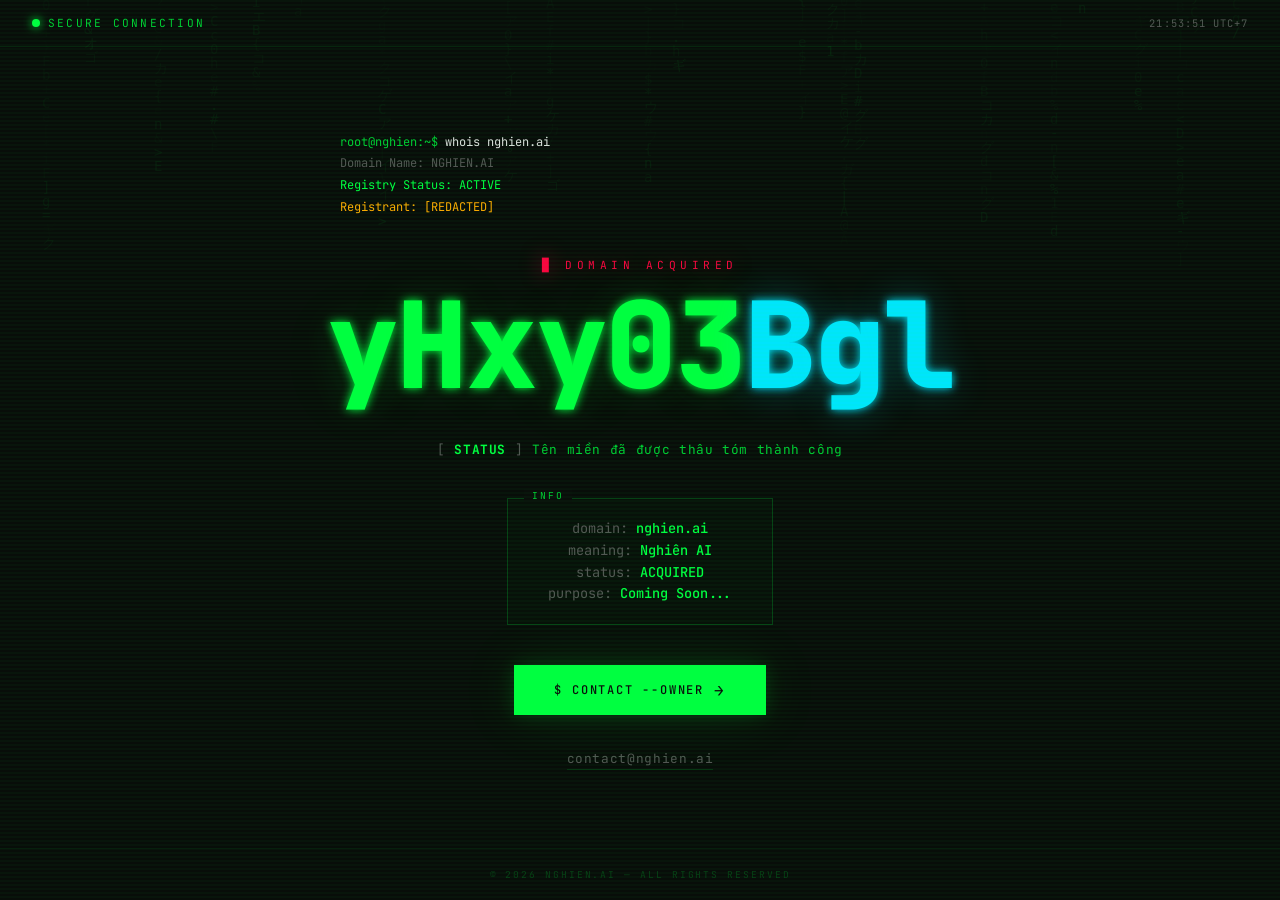
<file: index.html>
<!DOCTYPE html>
<html lang="vi">
<head>
  <meta charset="UTF-8">
  <meta name="viewport" content="width=device-width, initial-scale=1.0">

  <title>nghien.ai — Domain Acquired</title>
  <meta name="description" content="nghien.ai — tên miền .ai premium đã được thâu tóm.">
  <meta name="robots" content="index, follow">
  <link rel="canonical" href="https://nghien.ai/">

  <!-- Open Graph -->
  <meta property="og:title" content="nghien.ai — Domain Acquired">
  <meta property="og:description" content="nghien.ai đã được thâu tóm. Coming soon.">
  <meta property="og:type" content="website">
  <meta property="og:url" content="https://nghien.ai/">

  <!-- Favicon -->
  <link rel="icon" href="./favicon.svg" type="image/svg+xml">

  <style>
    @import url('https://fonts.googleapis.com/css2?family=JetBrains+Mono:wght@300;400;500;700;800&family=Share+Tech+Mono&display=swap');

    * { margin: 0; padding: 0; box-sizing: border-box; }

    :root {
      --bg: #0a0a0a;
      --green: #00ff41;
      --green-dim: #00cc33;
      --green-dark: #003300;
      --green-glow: rgba(0, 255, 65, 0.15);
      --red: #ff0040;
      --cyan: #00e5ff;
      --white: #e0e0e0;
      --gray: #555;
      --mono: 'JetBrains Mono', 'Share Tech Mono', monospace;
    }

    html { font-size: 16px; }

    body {
      font-family: var(--mono);
      background: var(--bg);
      color: var(--green);
      min-height: 100dvh;
      display: flex;
      flex-direction: column;
      align-items: center;
      justify-content: center;
      overflow: hidden;
      position: relative;
    }

    /* Scanline effect */
    body::before {
      content: "";
      position: fixed;
      inset: 0;
      background: repeating-linear-gradient(
        0deg,
        transparent,
        transparent 2px,
        rgba(0, 255, 65, 0.03) 2px,
        rgba(0, 255, 65, 0.03) 4px
      );
      pointer-events: none;
      z-index: 100;
    }

    /* CRT flicker */
    body::after {
      content: "";
      position: fixed;
      inset: 0;
      background: rgba(0, 255, 65, 0.02);
      pointer-events: none;
      z-index: 101;
      animation: flicker 0.15s infinite;
    }

    @keyframes flicker {
      0% { opacity: 0.97; }
      5% { opacity: 0.9; }
      10% { opacity: 0.98; }
      15% { opacity: 0.92; }
      20% { opacity: 0.99; }
      50% { opacity: 0.96; }
      80% { opacity: 0.98; }
      100% { opacity: 0.97; }
    }

    /* Matrix rain canvas */
    #matrix-canvas {
      position: fixed;
      inset: 0;
      z-index: 0;
      opacity: 0.12;
    }

    /* Glitch overlay */
    .glitch-overlay {
      position: fixed;
      inset: 0;
      z-index: 2;
      pointer-events: none;
      animation: glitchOverlay 8s infinite;
    }

    @keyframes glitchOverlay {
      0%, 95%, 100% { opacity: 0; }
      96% {
        opacity: 1;
        background: linear-gradient(
          transparent 0%,
          rgba(0, 255, 65, 0.05) 40%,
          rgba(0, 255, 65, 0.1) 40.5%,
          transparent 41%,
          transparent 100%
        );
        transform: translateY(-30vh);
      }
      97% { transform: translateY(10vh); }
      98% { transform: translateY(-15vh); opacity: 0.5; }
    }

    /* Top bar */
    .topbar {
      position: fixed;
      top: 0;
      left: 0;
      right: 0;
      display: flex;
      justify-content: space-between;
      align-items: center;
      padding: 1rem 2rem;
      z-index: 10;
      border-bottom: 1px solid rgba(0, 255, 65, 0.1);
      opacity: 0;
      animation: fadeIn 0.5s ease 3s forwards;
    }

    .topbar-left {
      display: flex;
      align-items: center;
      gap: 0.5rem;
    }

    .topbar-dot {
      width: 8px;
      height: 8px;
      border-radius: 50%;
      background: var(--green);
      box-shadow: 0 0 10px var(--green), 0 0 20px var(--green-glow);
      animation: blink 1s steps(1) infinite;
    }

    @keyframes blink {
      0%, 100% { opacity: 1; }
      50% { opacity: 0; }
    }

    .topbar-label {
      font-size: 0.7rem;
      letter-spacing: 0.2em;
      text-transform: uppercase;
      color: var(--green-dim);
    }

    .topbar-right {
      font-size: 0.65rem;
      color: var(--gray);
      letter-spacing: 0.1em;
    }

    /* Main container */
    .container {
      position: relative;
      z-index: 5;
      text-align: center;
      padding: 2rem;
      max-width: 900px;
      width: 100%;
    }

    /* Terminal prompt lines */
    .terminal-lines {
      text-align: left;
      max-width: 600px;
      margin: 0 auto 2.5rem;
      font-size: 0.75rem;
      color: var(--gray);
      line-height: 1.8;
      opacity: 0;
      animation: fadeIn 0.3s ease 0.5s forwards;
    }

    .terminal-lines .line {
      opacity: 0;
      white-space: nowrap;
      overflow: hidden;
    }

    .terminal-lines .prompt {
      color: var(--green-dim);
    }

    .terminal-lines .cmd {
      color: var(--white);
    }

    .terminal-lines .success {
      color: var(--green);
    }

    .terminal-lines .warn {
      color: #ffaa00;
    }

    .terminal-lines .err {
      color: var(--red);
    }

    /* ACQUIRED title */
    .acquired-label {
      font-size: 0.7rem;
      letter-spacing: 0.4em;
      text-transform: uppercase;
      color: var(--red);
      margin-bottom: 0.8rem;
      opacity: 0;
      animation: fadeIn 0.3s ease 3.2s forwards;
      text-shadow: 0 0 20px rgba(255, 0, 64, 0.5);
    }

    .domain {
      font-family: var(--mono);
      font-size: clamp(2.8rem, 11vw, 7.5rem);
      font-weight: 800;
      line-height: 1;
      letter-spacing: -0.02em;
      white-space: nowrap;
      margin-bottom: 0.3em;
      position: relative;
      color: var(--green);
      text-shadow:
        0 0 10px var(--green),
        0 0 40px var(--green-glow),
        0 0 80px rgba(0, 255, 65, 0.08);
    }

    .domain .char {
      display: inline-block;
      opacity: 0;
      animation: hackReveal 0.1s steps(1) forwards;
    }

    .domain .dot {
      color: var(--cyan);
      text-shadow: 0 0 10px var(--cyan), 0 0 40px rgba(0, 229, 255, 0.3);
    }

    .domain .tld {
      color: var(--cyan);
      text-shadow: 0 0 10px var(--cyan), 0 0 40px rgba(0, 229, 255, 0.3);
    }

    @keyframes hackReveal {
      to { opacity: 1; }
    }

    /* Glitch effect on domain */
    .domain:hover {
      animation: glitchText 0.3s linear;
    }

    @keyframes glitchText {
      0% { transform: translate(0); }
      20% { transform: translate(-3px, 2px); text-shadow: 3px 0 var(--red), -3px 0 var(--cyan); }
      40% { transform: translate(3px, -1px); text-shadow: -3px 0 var(--red), 3px 0 var(--cyan); }
      60% { transform: translate(-1px, 1px); text-shadow: 2px 0 var(--red), -2px 0 var(--cyan); }
      80% { transform: translate(2px, -2px); text-shadow: -2px 0 var(--red), 2px 0 var(--cyan); }
      100% { transform: translate(0); text-shadow: 0 0 10px var(--green), 0 0 40px var(--green-glow); }
    }

    /* Status line */
    .status-line {
      font-size: 0.8rem;
      color: var(--green-dim);
      margin-bottom: 2.5rem;
      opacity: 0;
      animation: fadeIn 0.5s ease 3.5s forwards;
      letter-spacing: 0.05em;
    }

    .status-line .bracket {
      color: var(--gray);
    }

    .status-line .highlight {
      color: var(--green);
      font-weight: 700;
      text-shadow: 0 0 8px var(--green-glow);
    }

    /* Info box */
    .info-box {
      display: inline-block;
      border: 1px solid rgba(0, 255, 65, 0.2);
      padding: 1.2rem 2.5rem;
      margin-bottom: 2.5rem;
      position: relative;
      opacity: 0;
      animation: fadeIn 0.5s ease 3.8s forwards;
      background: rgba(0, 255, 65, 0.02);
    }

    .info-box::before {
      content: "/* ";
      position: absolute;
      top: -0.6rem;
      left: 1rem;
      background: var(--bg);
      padding: 0 0.5rem;
      font-size: 0.65rem;
      color: var(--gray);
    }

    .info-box::after {
      content: " */";
      position: absolute;
      top: -0.6rem;
      left: 2.5rem;
      background: var(--bg);
      padding: 0 0.5rem;
      font-size: 0.65rem;
      color: var(--gray);
    }

    .info-box::before {
      content: "INFO";
      color: var(--green-dim);
      font-size: 0.6rem;
      letter-spacing: 0.2em;
    }

    .info-box::after {
      content: none;
    }

    .info-text {
      font-size: 0.85rem;
      color: var(--white);
      line-height: 1.6;
    }

    .info-text .val {
      color: var(--green);
      font-weight: 500;
    }

    .info-text .key {
      color: var(--gray);
    }

    /* CTA */
    .cta-wrap {
      margin-bottom: 2rem;
      opacity: 0;
      animation: fadeIn 0.5s ease 4.2s forwards;
    }

    .cta {
      display: inline-flex;
      align-items: center;
      gap: 0.6rem;
      font-family: var(--mono);
      font-size: 0.75rem;
      font-weight: 500;
      letter-spacing: 0.15em;
      text-transform: uppercase;
      text-decoration: none;
      color: var(--bg);
      background: var(--green);
      padding: 0.9rem 2.5rem;
      border: none;
      cursor: pointer;
      position: relative;
      transition: all 0.3s ease;
      box-shadow: 0 0 20px var(--green-glow), 0 0 60px rgba(0, 255, 65, 0.1);
    }

    .cta:hover {
      background: var(--cyan);
      box-shadow: 0 0 30px rgba(0, 229, 255, 0.3), 0 0 80px rgba(0, 229, 255, 0.15);
      transform: translateY(-2px);
    }

    .cta .arrow {
      transition: transform 0.3s ease;
      font-size: 1rem;
    }

    .cta:hover .arrow {
      transform: translateX(4px);
    }

    /* Contact */
    .contact {
      opacity: 0;
      animation: fadeIn 0.5s ease 4.5s forwards;
    }

    .contact a {
      font-family: var(--mono);
      font-size: 0.8rem;
      color: var(--gray);
      text-decoration: none;
      letter-spacing: 0.05em;
      transition: color 0.3s ease, text-shadow 0.3s ease;
      border-bottom: 1px solid rgba(0, 255, 65, 0.15);
      padding-bottom: 2px;
    }

    .contact a:hover {
      color: var(--green);
      text-shadow: 0 0 8px var(--green-glow);
      border-color: var(--green);
    }

    /* Footer */
    .footer {
      position: fixed;
      bottom: 0;
      left: 0;
      right: 0;
      display: flex;
      justify-content: center;
      padding: 1.2rem 2rem;
      z-index: 10;
      border-top: 1px solid rgba(0, 255, 65, 0.05);
      opacity: 0;
      animation: fadeIn 0.5s ease 4.8s forwards;
    }

    .footer-text {
      font-size: 0.6rem;
      letter-spacing: 0.2em;
      text-transform: uppercase;
      color: rgba(0, 255, 65, 0.2);
    }

    /* Animations */
    @keyframes fadeIn {
      from { opacity: 0; }
      to { opacity: 1; }
    }

    @keyframes typeIn {
      from { width: 0; }
      to { width: 100%; }
    }

    /* Hack takeover panel */
    .hack-panel {
      position: fixed;
      inset: 0;
      z-index: 50;
      display: flex;
      flex-direction: column;
      align-items: center;
      justify-content: center;
      background: rgba(0,0,0,0);
      pointer-events: none;
      opacity: 0;
      transition: opacity 0.3s ease;
    }

    .hack-panel.visible {
      opacity: 1;
      pointer-events: all;
    }

    /* Dark overlay that intensifies */
    .hack-panel::before {
      content: "";
      position: absolute;
      inset: 0;
      background: rgba(0,0,0,0.82);
      z-index: -1;
    }

    /* Red border flash on panel */
    .hack-panel::after {
      content: "";
      position: absolute;
      inset: 0;
      border: 2px solid var(--red);
      z-index: -1;
      animation: borderFlash 0.4s steps(1) infinite;
      opacity: 0;
    }

    .hack-panel.active::after { opacity: 1; }

    @keyframes borderFlash {
      0%, 100% { opacity: 0; }
      50% { opacity: 0.6; }
    }

    .hack-box {
      border: 1px solid rgba(255,0,64,0.4);
      padding: 2rem 3rem;
      text-align: center;
      position: relative;
      max-width: 520px;
      width: 90%;
      animation: hackBoxShake 0.08s linear infinite;
      animation-play-state: paused;
    }

    .hack-panel.shaking .hack-box {
      animation-play-state: running;
    }

    @keyframes hackBoxShake {
      0%   { transform: translate(0,0); }
      25%  { transform: translate(-2px, 1px); }
      50%  { transform: translate(2px, -1px); }
      75%  { transform: translate(-1px, 2px); }
      100% { transform: translate(1px, -2px); }
    }

    .hack-box::before {
      content: "⚠ INTRUSION DETECTED";
      position: absolute;
      top: -0.7rem;
      left: 50%;
      transform: translateX(-50%);
      background: var(--bg);
      padding: 0 0.8rem;
      font-size: 0.6rem;
      font-family: var(--mono);
      letter-spacing: 0.2em;
      color: var(--red);
      text-shadow: 0 0 10px rgba(255,0,64,0.6);
      white-space: nowrap;
      animation: labelBlink 0.5s steps(1) infinite;
    }

    @keyframes labelBlink {
      0%, 100% { opacity: 1; }
      50% { opacity: 0; }
    }

    .hack-warning {
      font-family: var(--mono);
      font-size: 0.65rem;
      letter-spacing: 0.25em;
      text-transform: uppercase;
      color: var(--red);
      text-shadow: 0 0 12px rgba(255,0,64,0.5);
      margin-bottom: 1.2rem;
    }

    .hack-title {
      font-family: var(--mono);
      font-size: clamp(1.1rem, 4vw, 1.6rem);
      font-weight: 700;
      color: var(--white);
      margin-bottom: 0.4rem;
      line-height: 1.2;
    }

    .hack-title .brace { color: var(--red); }

    .hack-sub {
      font-family: var(--mono);
      font-size: 0.72rem;
      color: var(--gray);
      margin-bottom: 1.8rem;
      letter-spacing: 0.05em;
    }

    /* Terminal log lines inside panel */
    .hack-log {
      text-align: left;
      margin-bottom: 1.6rem;
      font-size: 0.68rem;
      font-family: var(--mono);
      color: var(--gray);
      line-height: 1.9;
      min-height: 5.5rem;
    }

    .hack-log .log-line { opacity: 0; transition: opacity 0.2s; }
    .hack-log .log-line.show { opacity: 1; }
    .hack-log .log-err  { color: var(--red); }
    .hack-log .log-ok   { color: var(--green); }
    .hack-log .log-warn { color: #ffaa00; }

    /* Big countdown number */
    .hack-count-wrap {
      display: flex;
      align-items: center;
      justify-content: center;
      gap: 1rem;
      margin-bottom: 1.4rem;
    }

    .hack-count {
      font-family: var(--mono);
      font-size: 3.5rem;
      font-weight: 800;
      color: var(--red);
      text-shadow: 0 0 20px rgba(255,0,64,0.6), 0 0 60px rgba(255,0,64,0.2);
      line-height: 1;
      min-width: 2ch;
      text-align: center;
      animation: countPulse 1s ease-in-out infinite;
    }

    @keyframes countPulse {
      0%, 100% { opacity: 1; transform: scale(1); }
      50% { opacity: 0.7; transform: scale(0.95); }
    }

    .hack-count-label {
      font-family: var(--mono);
      font-size: 0.65rem;
      color: var(--gray);
      letter-spacing: 0.15em;
      text-transform: uppercase;
      line-height: 1.5;
    }

    /* Progress bar */
    .hack-progress {
      width: 100%;
      height: 3px;
      background: rgba(255,0,64,0.12);
      border-radius: 2px;
      overflow: hidden;
      margin-bottom: 1rem;
    }

    .hack-progress-fill {
      height: 100%;
      background: linear-gradient(90deg, var(--red), #ff6b6b);
      width: 100%;
      transform-origin: left;
      box-shadow: 0 0 8px rgba(255,0,64,0.5);
      transition: transform linear;
    }

    .hack-dest {
      font-family: var(--mono);
      font-size: 0.62rem;
      color: rgba(255,0,64,0.5);
      letter-spacing: 0.08em;
      word-break: break-all;
    }

    /* Glitch intensifier on body */
    body.being-hacked::after {
      animation: hackedFlicker 0.05s infinite !important;
      background: rgba(255,0,64,0.03) !important;
    }

    @keyframes hackedFlicker {
      0%  { opacity: 0.95; }
      33% { opacity: 0.7; }
      66% { opacity: 1; }
      100%{ opacity: 0.8; }
    }

    /* Responsive */
    @media (max-width: 640px) {
      .topbar { padding: 0.8rem 1.2rem; }
      .container { padding: 1.5rem; }
      .info-box { padding: 1rem 1.5rem; }
      .terminal-lines { font-size: 0.6rem; padding: 0 0.5rem; }
      .cta { width: 100%; justify-content: center; }
    }
  </style>
</head>
<body>

  <!-- Matrix rain -->
  <canvas id="matrix-canvas" aria-hidden="true"></canvas>

  <!-- Glitch overlay -->
  <div class="glitch-overlay" aria-hidden="true"></div>

  <!-- Top bar -->
  <header class="topbar">
    <div class="topbar-left">
      <span class="topbar-dot"></span>
      <span class="topbar-label">Secure Connection</span>
    </div>
    <span class="topbar-right" id="clock"></span>
  </header>

  <main class="container">

    <!-- Terminal output -->
    <div class="terminal-lines" id="terminal"></div>

    <!-- Domain acquired -->
    <p class="acquired-label">&#9608; DOMAIN ACQUIRED</p>

    <h1 class="domain" id="domain-name" aria-label="nghien.ai"></h1>

    <p class="status-line">
      <span class="bracket">[</span>
      <span class="highlight">STATUS</span>
      <span class="bracket">]</span>
      Tên miền đã được thâu tóm thành công
    </p>

    <div class="info-box">
      <p class="info-text">
        <span class="key">domain:</span> <span class="val">nghien.ai</span><br>
        <span class="key">meaning:</span> <span class="val">Nghiên AI</span><br>
        <span class="key">status:</span> <span class="val">ACQUIRED</span><br>
        <span class="key">purpose:</span> <span class="val">Coming Soon...</span>
      </p>
    </div>

    <div class="cta-wrap">
      <a class="cta" id="cta-btn" href="#" role="button">
        <span>$ contact --owner</span>
        <span class="arrow">&rarr;</span>
      </a>
    </div>

    <div class="contact">
      <span id="email-link-wrap"></span>
    </div>

    <noscript>
      <div class="contact">
        <p>Email: contact [at] nghien [dot] ai</p>
      </div>
    </noscript>
  </main>

  <!-- Hack takeover panel -->
  <div class="hack-panel" id="hack-panel">
    <div class="hack-box" id="hack-box">
      <p class="hack-warning">&#9608;&#9608; System Override &#9608;&#9608;</p>
      <h2 class="hack-title"><span class="brace">[</span> ACCESS GRANTED <span class="brace">]</span></h2>
      <p class="hack-sub">Đang chiếm quyền điều khiển và chuyển hướng...</p>

      <div class="hack-log" id="hack-log"></div>

      <div class="hack-count-wrap">
        <div class="hack-count" id="hack-count">5</div>
        <div class="hack-count-label">giây<br>còn lại</div>
      </div>

      <div class="hack-progress">
        <div class="hack-progress-fill" id="hack-fill"></div>
      </div>

      <p class="hack-dest" id="hack-dest">&gt; redirecting to: ████████████████</p>
    </div>
  </div>

  <footer class="footer">
    <span class="footer-text">&copy; 2026 nghien.ai &mdash; all rights reserved</span>
  </footer>

  <script>
    (function() {
      // ── Matrix Rain ──────────────────────────────────
      var canvas = document.getElementById('matrix-canvas');
      var ctx = canvas.getContext('2d');

      function resizeCanvas() {
        canvas.width = window.innerWidth;
        canvas.height = window.innerHeight;
      }
      resizeCanvas();
      window.addEventListener('resize', resizeCanvas);

      var chars = 'nghien.aiアイウエオカキクケコ01ABCDEFabcdef{}[]<>/\\|=+-*@#$%&ガギグゲゴ';
      var fontSize = 14;
      var columns = Math.floor(canvas.width / fontSize);
      var drops = [];
      for (var i = 0; i < columns; i++) {
        drops[i] = Math.random() * -100;
      }

      function drawMatrix() {
        ctx.fillStyle = 'rgba(10, 10, 10, 0.05)';
        ctx.fillRect(0, 0, canvas.width, canvas.height);
        ctx.fillStyle = '#00ff41';
        ctx.font = fontSize + 'px monospace';

        for (var i = 0; i < drops.length; i++) {
          var char = chars[Math.floor(Math.random() * chars.length)];
          var x = i * fontSize;
          var y = drops[i] * fontSize;

          if (y > 0) {
            ctx.globalAlpha = Math.random() * 0.5 + 0.1;
            ctx.fillText(char, x, y);
          }

          if (y > canvas.height && Math.random() > 0.975) {
            drops[i] = 0;
          }
          drops[i]++;
        }
        ctx.globalAlpha = 1;
        requestAnimationFrame(drawMatrix);
      }
      drawMatrix();

      // ── Terminal typing effect ────────────────────────
      var termLines = [
        { prompt: 'root@nghien:~$ ', cmd: 'whois nghien.ai', delay: 800 },
        { text: '  Domain Name: NGHIEN.AI', cls: '', delay: 200 },
        { text: '  Registry Status: ACTIVE', cls: 'success', delay: 150 },
        { text: '  Registrant: [REDACTED]', cls: 'warn', delay: 150 },
        { prompt: 'root@nghien:~$ ', cmd: 'nslookup nghien.ai', delay: 600 },
        { text: '  Server: dns.cloudflare.com', cls: '', delay: 150 },
        { text: '  Address: 104.21.xx.xx', cls: '', delay: 150 },
        { prompt: 'root@nghien:~$ ', cmd: 'sudo acquire --domain nghien.ai --force', delay: 800 },
        { text: '  [################] 100%', cls: 'success', delay: 400 },
        { text: '  ✓ DOMAIN ACQUIRED SUCCESSFULLY', cls: 'success', delay: 300 },
      ];

      var terminal = document.getElementById('terminal');
      var lineIndex = 0;
      var baseDelay = 500;

      function addTermLine() {
        if (lineIndex >= termLines.length) return;
        var line = termLines[lineIndex];
        var div = document.createElement('div');
        div.className = 'line';

        if (line.prompt) {
          var promptSpan = document.createElement('span');
          promptSpan.className = 'prompt';
          promptSpan.textContent = line.prompt;
          div.appendChild(promptSpan);
          var cmdSpan = document.createElement('span');
          cmdSpan.className = 'cmd';
          cmdSpan.textContent = line.cmd;
          div.appendChild(cmdSpan);
        } else {
          div.className = 'line ' + (line.cls || '');
          div.textContent = line.text;
        }

        terminal.appendChild(div);

        // Animate in
        requestAnimationFrame(function() {
          div.style.opacity = '1';
        });

        lineIndex++;
        if (lineIndex < termLines.length) {
          setTimeout(addTermLine, line.delay || 200);
        }
      }

      setTimeout(addTermLine, 600);

      // ── Domain name character scramble reveal ─────────
      var name = 'nghien';
      var dot = '.';
      var tld = 'ai';
      var el = document.getElementById('domain-name');
      var allChars = (name + dot + tld).split('');
      var scrambleChars = 'ABCDEFGHIJKLMNOPQRSTUVWXYZabcdefghijklmnopqrstuvwxyz0123456789@#$%&*!?<>{}[]';
      var spans = [];

      allChars.forEach(function(c, i) {
        var span = document.createElement('span');
        span.className = 'char';
        if (i === name.length) span.classList.add('dot');
        if (i > name.length) span.classList.add('tld');
        span.textContent = scrambleChars[Math.floor(Math.random() * scrambleChars.length)];
        span.style.animationDelay = (3 + i * 0.05) + 's';
        el.appendChild(span);
        spans.push({ el: span, target: c, index: i });
      });

      // Scramble then reveal
      var scrambleStart = 2600;
      var scrambleInterval = 40;
      var revealStart = 3000;

      spans.forEach(function(item) {
        var scrambleTimer = setInterval(function() {
          item.el.textContent = scrambleChars[Math.floor(Math.random() * scrambleChars.length)];
        }, scrambleInterval);

        setTimeout(function() {
          clearInterval(scrambleTimer);
          item.el.textContent = item.target;
        }, revealStart + item.index * 80);
      });

      // ── Email obfuscation ────────────────────────────
      var u = 'contact';
      var d = 'nghien.ai';
      var addr = u + '@' + d;

      var cta = document.getElementById('cta-btn');
      cta.href = 'mailto:' + addr + '?subject=Inquiry%20about%20nghien.ai';

      var wrap = document.getElementById('email-link-wrap');
      var a = document.createElement('a');
      a.href = 'mailto:' + addr;
      a.textContent = addr;
      wrap.appendChild(a);

      // ── Clock ────────────────────────────────────────
      var clockEl = document.getElementById('clock');
      function updateClock() {
        var now = new Date();
        var h = String(now.getHours()).padStart(2, '0');
        var m = String(now.getMinutes()).padStart(2, '0');
        var s = String(now.getSeconds()).padStart(2, '0');
        clockEl.textContent = h + ':' + m + ':' + s + ' UTC+7';
      }
      updateClock();
      setInterval(updateClock, 1000);

      // ── Random glitch on domain ──────────────────────
      setInterval(function() {
        if (Math.random() > 0.92) {
          el.style.transform = 'translate(' + (Math.random() * 4 - 2) + 'px,' + (Math.random() * 4 - 2) + 'px)';
          el.style.textShadow = (Math.random() * 4 - 2) + 'px 0 #ff0040, ' + (Math.random() * -4 + 2) + 'px 0 #00e5ff';
          setTimeout(function() {
            el.style.transform = '';
            el.style.textShadow = '0 0 10px #00ff41, 0 0 40px rgba(0,255,65,0.15), 0 0 80px rgba(0,255,65,0.08)';
          }, 100 + Math.random() * 100);
        }
      }, 200);

      // ── Hack takeover & redirect ─────────────────────
      var REDIRECT_URL = 'https://www.facebook.com/groups/aiartworksvn';
      var COUNTDOWN_SECS = 5;
      var EFFECTS_DONE_AT = 8500; // 5.5s effects + 3s chờ

      var hackLogLines = [
        { text: '> scanning target: nghien.ai...', cls: '', delay: 0 },
        { text: '> firewall bypassed successfully', cls: 'log-ok', delay: 400 },
        { text: '> injecting redirect payload...', cls: 'log-warn', delay: 800 },
        { text: '> OVERRIDE ACCEPTED — taking control', cls: 'log-err', delay: 1200 },
        { text: '> destination locked: facebook.com/groups/aiartworksvn', cls: 'log-ok', delay: 1700 },
      ];

      setTimeout(function() {
        var panel = document.getElementById('hack-panel');
        var box = document.getElementById('hack-box');
        var countEl = document.getElementById('hack-count');
        var fillEl = document.getElementById('hack-fill');
        var logEl = document.getElementById('hack-log');
        var destEl = document.getElementById('hack-dest');

        // Body glitch mode
        document.body.classList.add('being-hacked');

        // Show panel
        panel.classList.add('visible');
        setTimeout(function() { panel.classList.add('active'); }, 200);

        // Render log lines
        hackLogLines.forEach(function(line) {
          var div = document.createElement('div');
          div.className = 'log-line ' + (line.cls || '');
          div.textContent = line.text;
          logEl.appendChild(div);
          setTimeout(function() { div.classList.add('show'); }, line.delay + 200);
        });

        // Reveal destination after a delay
        setTimeout(function() {
          destEl.textContent = '> redirecting to: ' + REDIRECT_URL;
          destEl.style.color = 'rgba(255,0,64,0.85)';
        }, 2200);

        // Start shake
        setTimeout(function() { panel.classList.add('shaking'); }, 3000);

        // Progress bar drain
        var remaining = COUNTDOWN_SECS;
        fillEl.style.transition = 'transform ' + COUNTDOWN_SECS + 's linear';
        requestAnimationFrame(function() {
          requestAnimationFrame(function() {
            fillEl.style.transform = 'scaleX(0)';
          });
        });

        // Tick every second
        var ticker = setInterval(function() {
          remaining--;
          countEl.textContent = remaining;
          if (remaining <= 0) {
            clearInterval(ticker);
            // Full-screen flash then redirect
            document.body.style.background = '#ff0040';
            setTimeout(function() {
              window.location.href = REDIRECT_URL;
            }, 150);
          }
        }, 1000);
      }, EFFECTS_DONE_AT);

    })();
  </script>

</body>
</html>
</file>
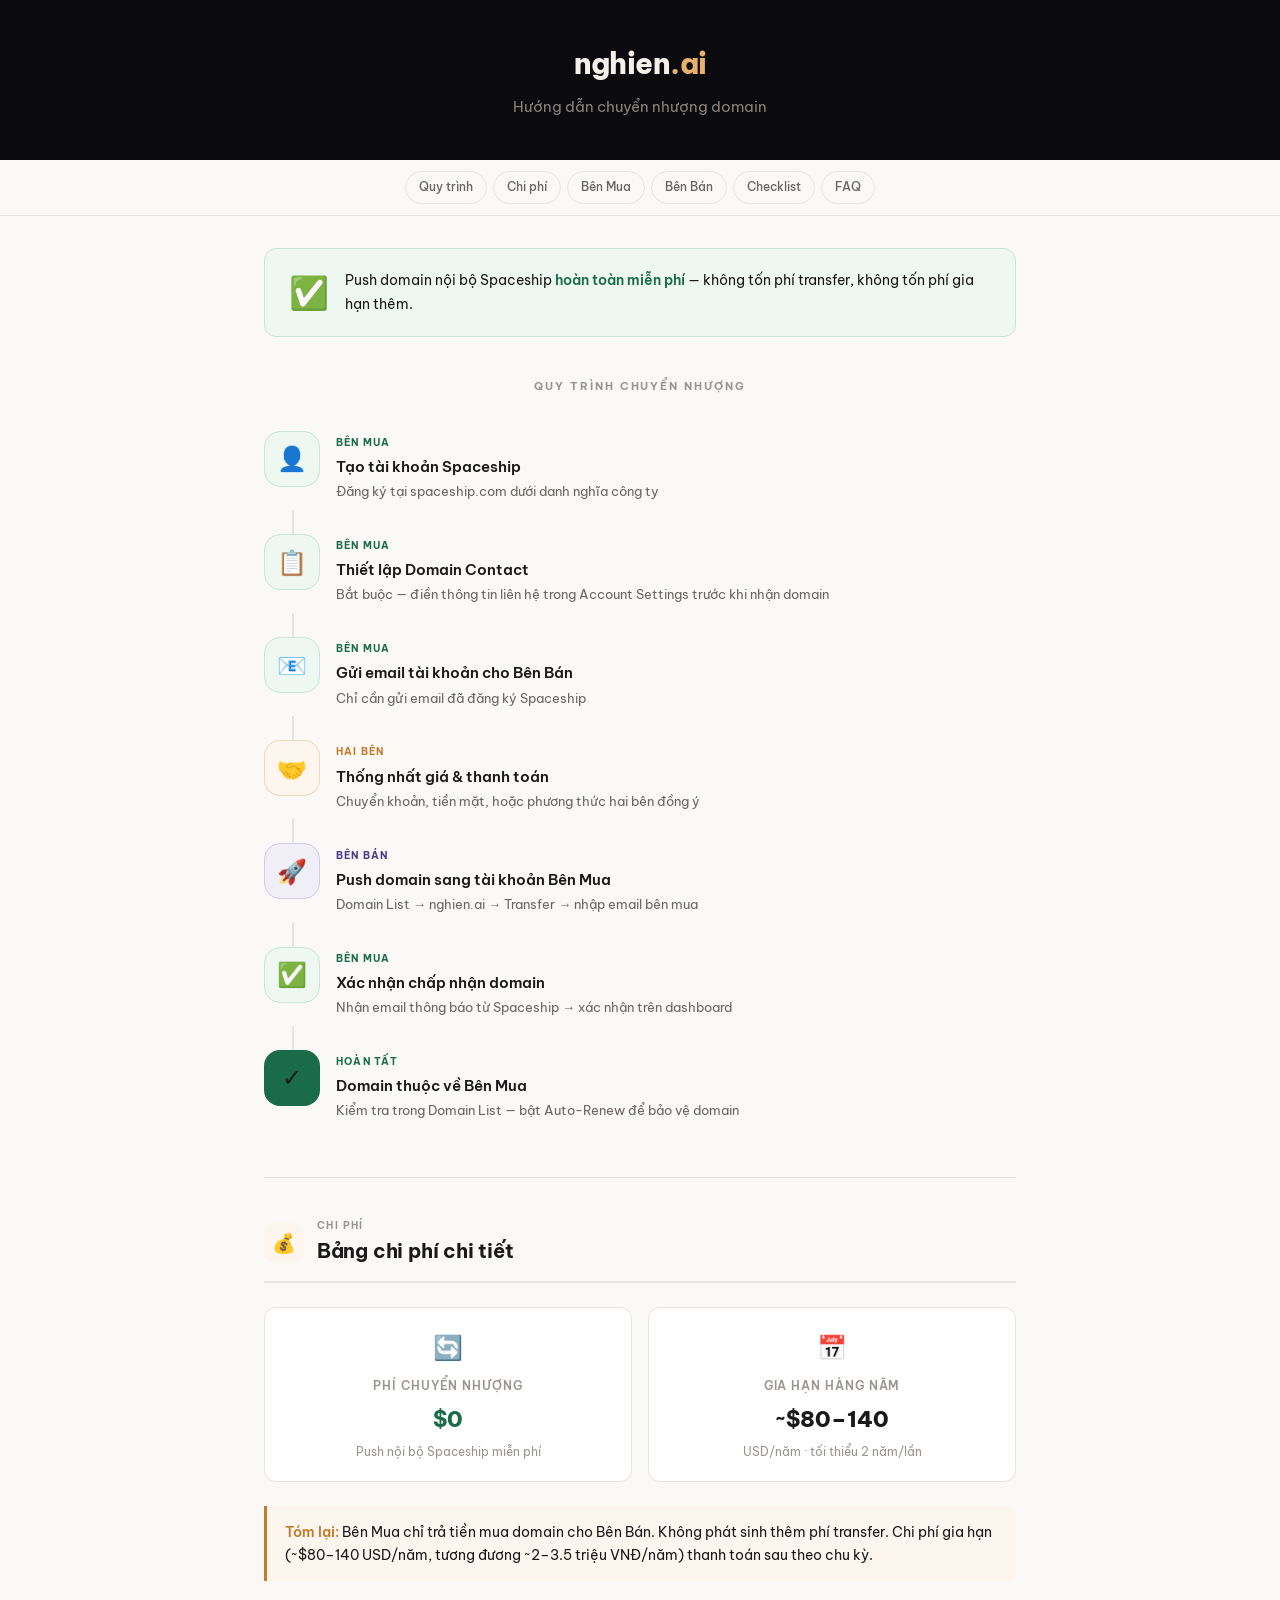
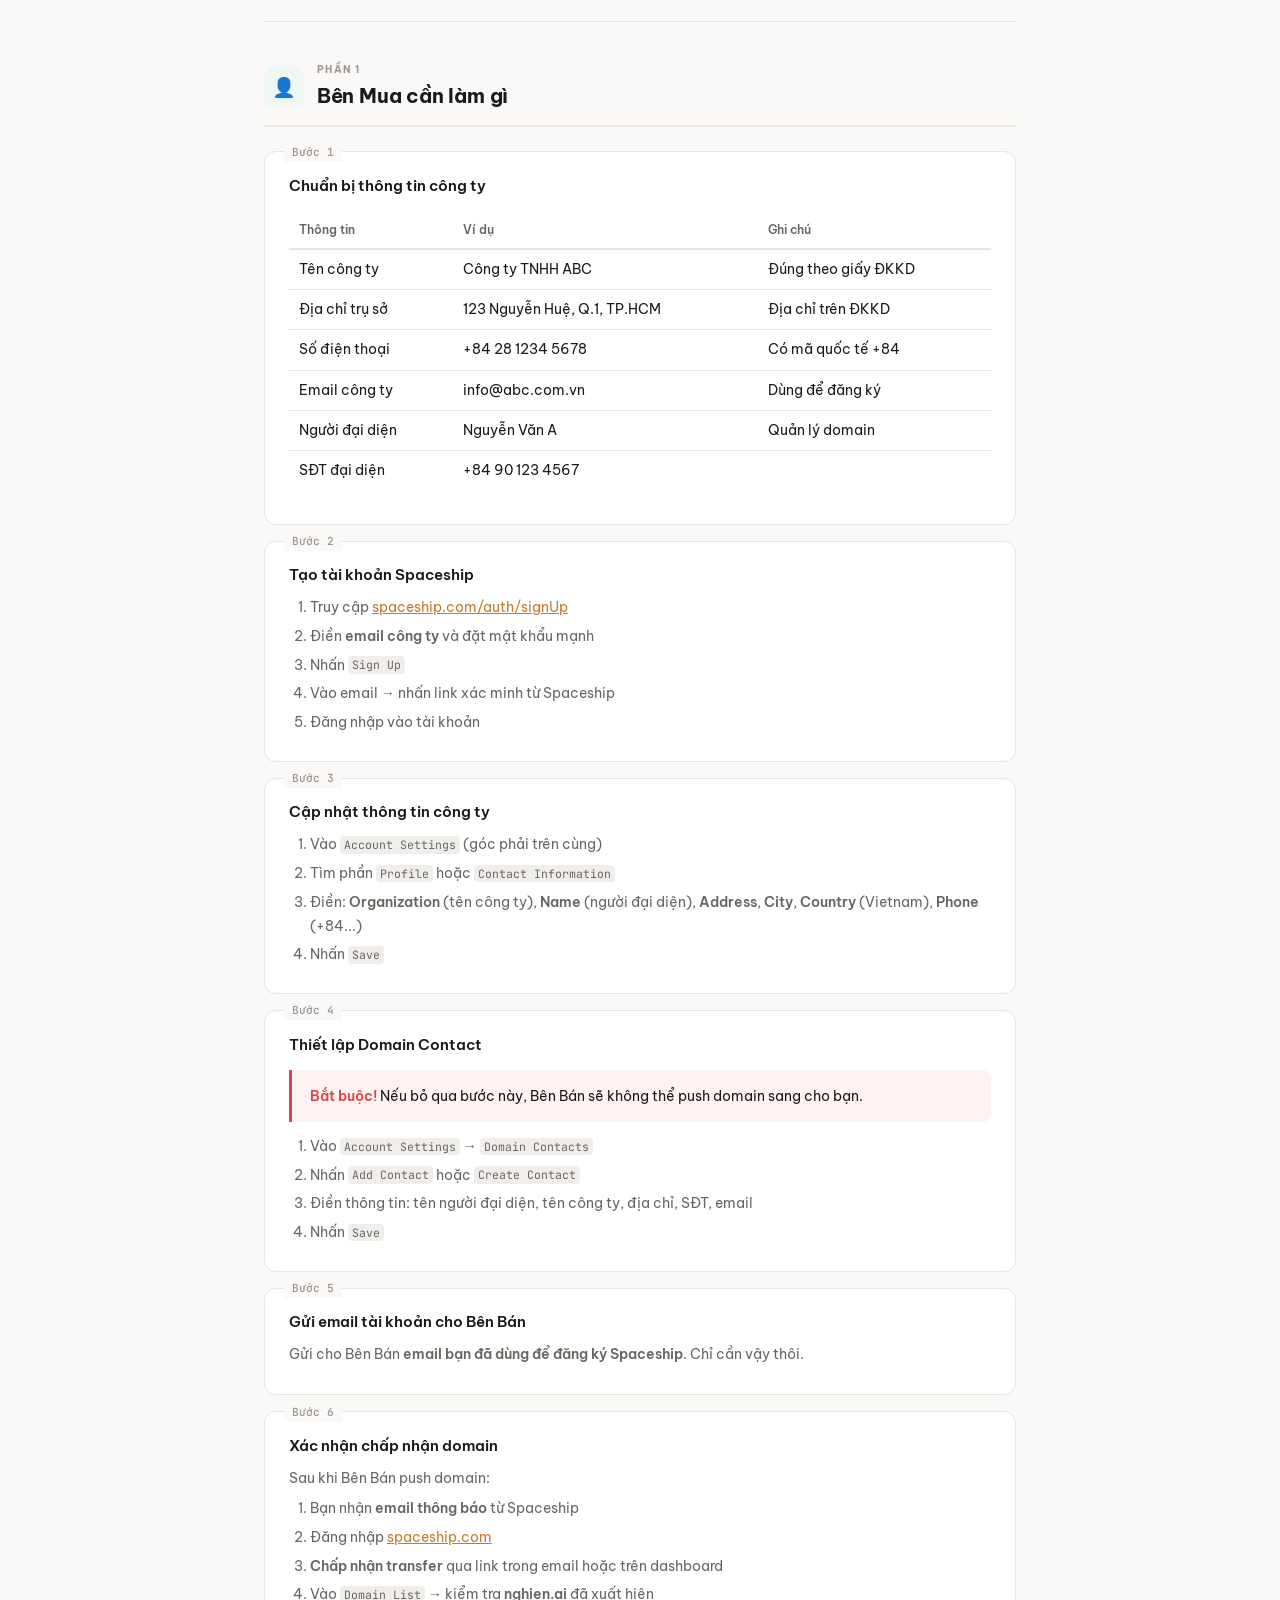
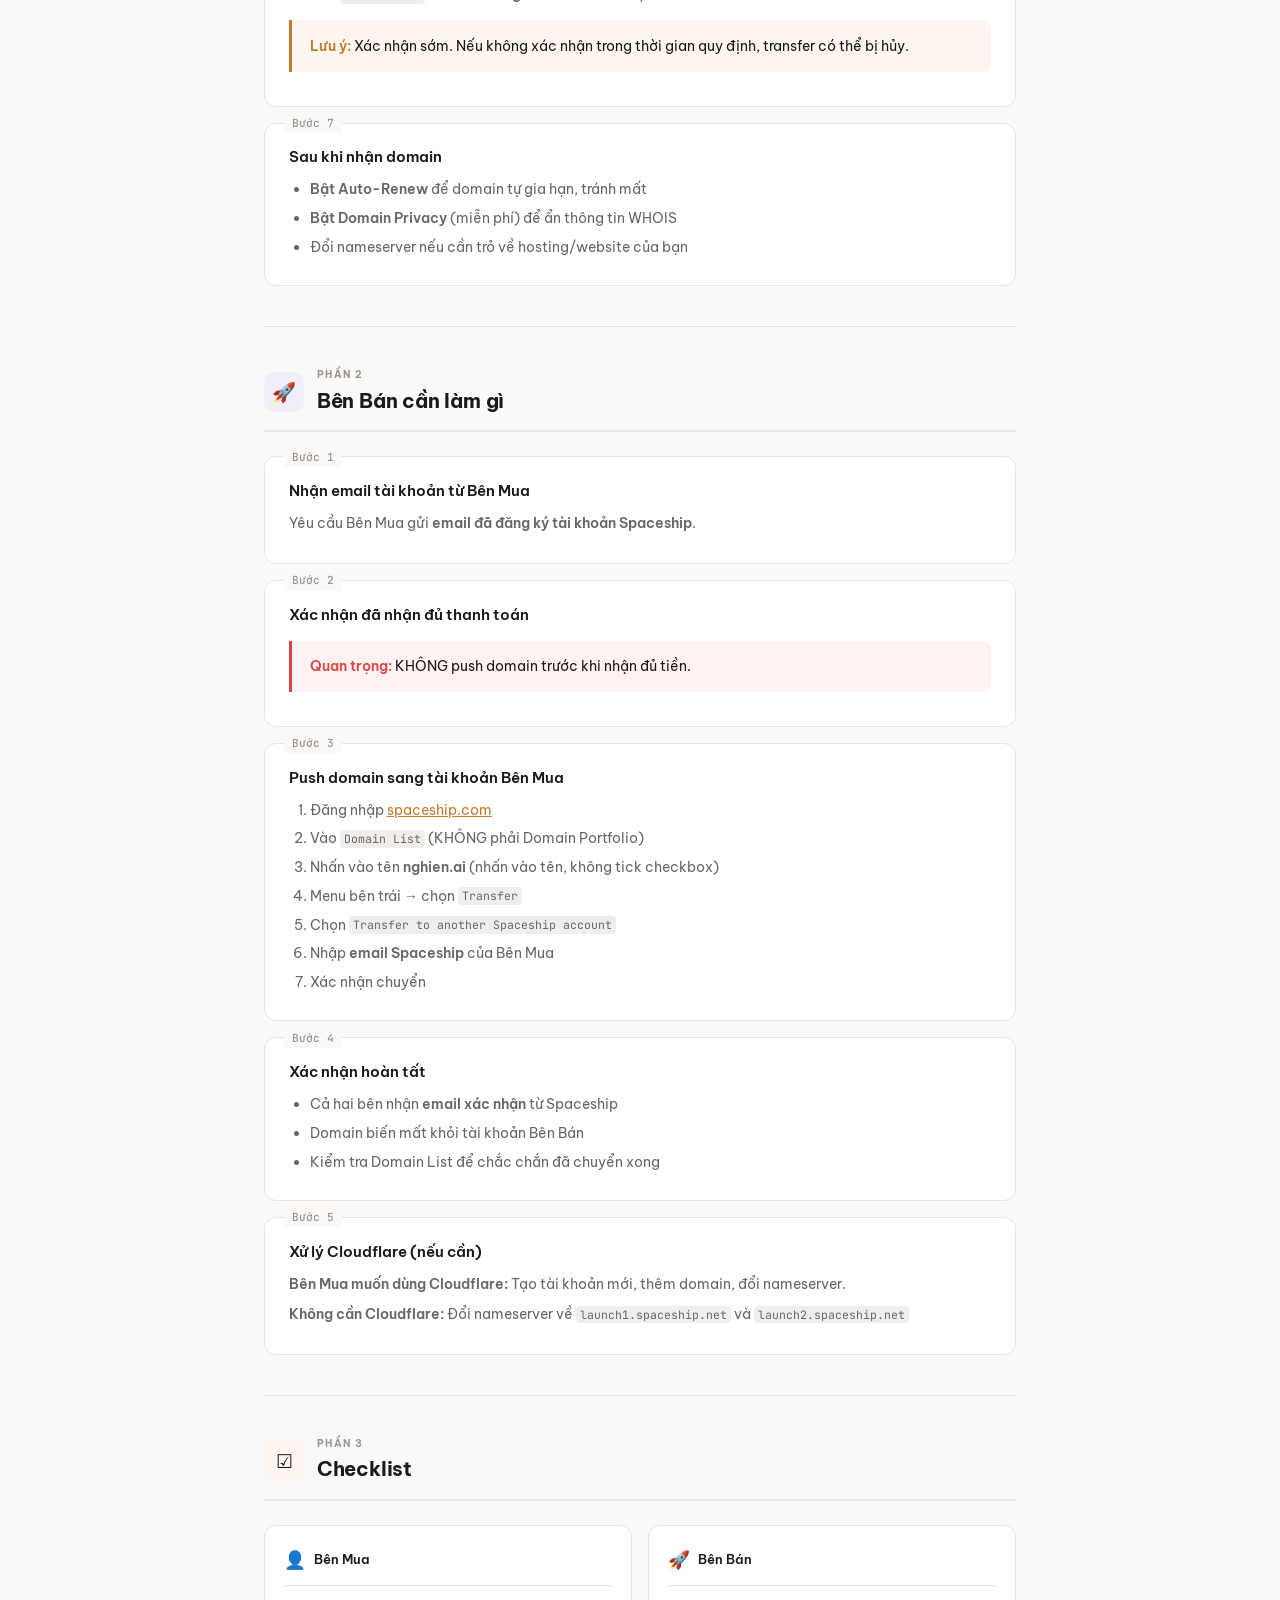
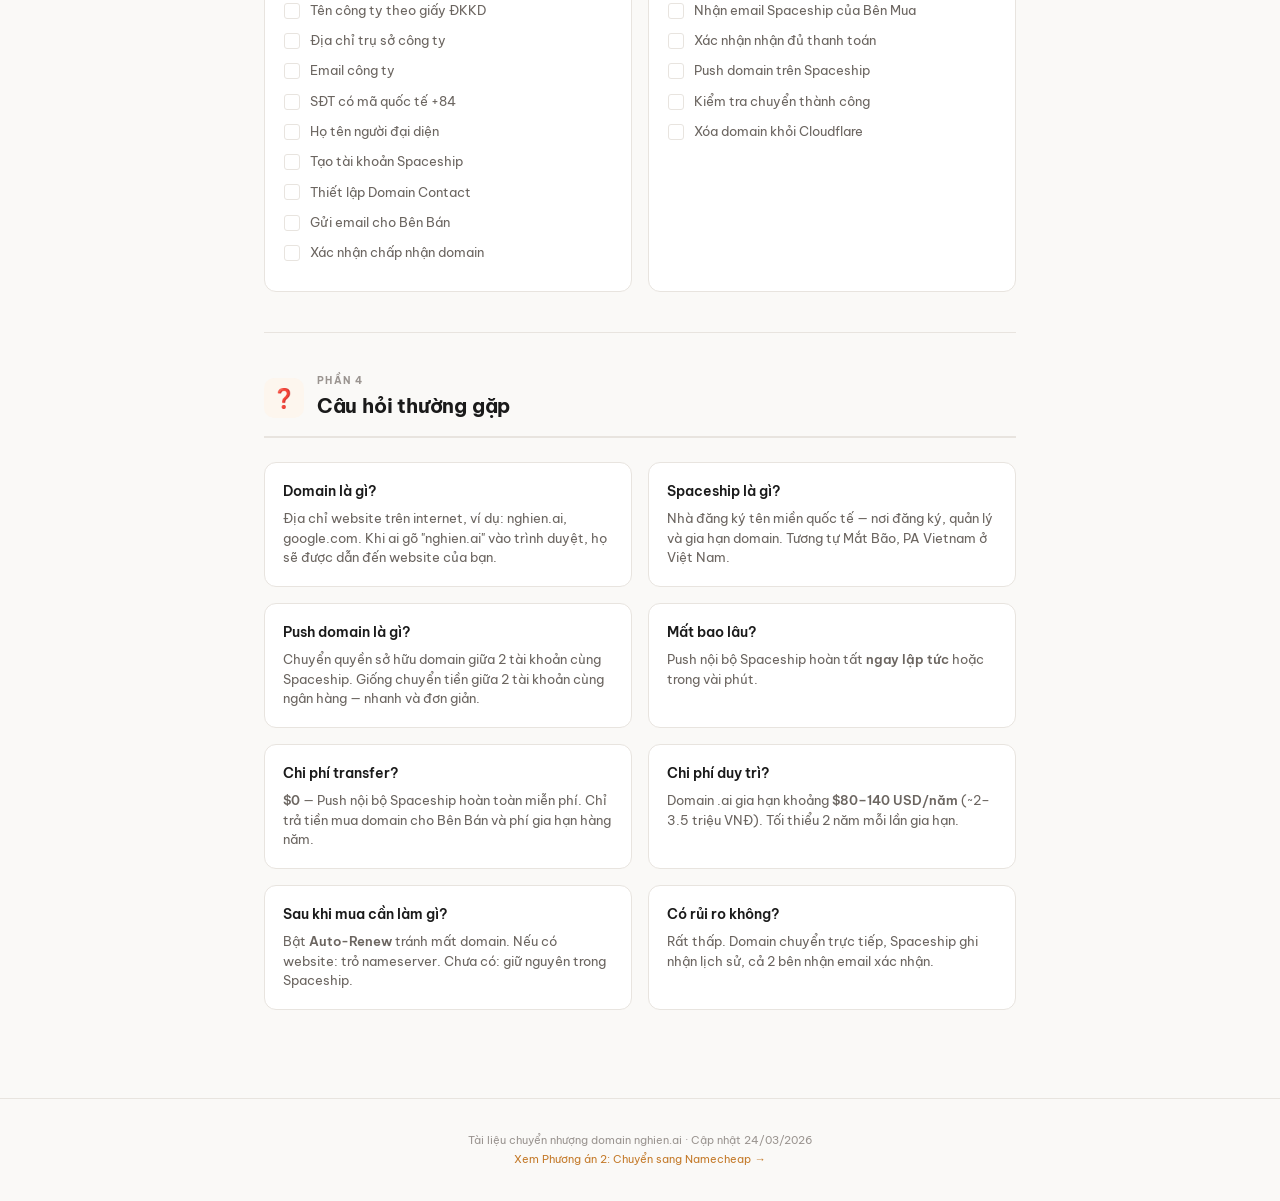
<file: transfer/index.html>
<!DOCTYPE html>
<html lang="vi">
<head>
  <meta charset="UTF-8">
  <meta name="viewport" content="width=device-width, initial-scale=1.0">
  <title>Hướng dẫn chuyển nhượng nghien.ai</title>
  <link rel="icon" href="../favicon.svg" type="image/svg+xml">
  <link href="https://fonts.googleapis.com/css2?family=Be+Vietnam+Pro:ital,wght@0,300;0,400;0,500;0,600;0,700;0,800;1,400&family=JetBrains+Mono:wght@400;500&display=swap" rel="stylesheet">
  <style>
    * { margin: 0; padding: 0; box-sizing: border-box; }

    :root {
      --bg: #faf9f7;
      --card: #ffffff;
      --text: #1a1a1a;
      --text-dim: #6b6560;
      --text-light: #9a9490;
      --accent: #c47a2a;
      --accent-bg: #fdf6ee;
      --buyer: #1a6b4a;
      --buyer-bg: #eef7f2;
      --buyer-border: #c8e6d5;
      --seller: #4a3a8a;
      --seller-bg: #f0eef7;
      --seller-border: #d1cce6;
      --border: #e8e4df;
      --font: 'Be Vietnam Pro', -apple-system, sans-serif;
      --mono: 'JetBrains Mono', monospace;
    }

    html { font-size: 16px; scroll-behavior: smooth; }

    body {
      font-family: var(--font);
      background: var(--bg);
      color: var(--text);
      line-height: 1.7;
      -webkit-font-smoothing: antialiased;
    }

    /* Header */
    .header {
      background: #0a0a0f;
      color: #f5f0ea;
      padding: 2.5rem 2rem;
      text-align: center;
    }

    .header-domain {
      font-size: 1.8rem;
      font-weight: 800;
      letter-spacing: -0.02em;
      margin-bottom: 0.3rem;
    }

    .header-domain .tld { color: #e8b06a; }

    .header-title {
      font-size: 0.95rem;
      font-weight: 400;
      color: #8a8279;
    }

    /* Sticky nav */
    .nav {
      position: sticky;
      top: 0;
      background: rgba(250, 249, 247, 0.92);
      backdrop-filter: blur(12px);
      border-bottom: 1px solid var(--border);
      padding: 0.7rem 1.5rem;
      z-index: 50;
      display: flex;
      gap: 0.4rem;
      overflow-x: auto;
      justify-content: center;
    }

    .nav a {
      font-size: 0.72rem;
      font-weight: 500;
      text-decoration: none;
      color: var(--text-dim);
      padding: 0.35rem 0.8rem;
      border-radius: 100px;
      border: 1px solid var(--border);
      white-space: nowrap;
      transition: all 0.2s;
    }

    .nav a:hover { color: var(--accent); border-color: var(--accent); background: var(--accent-bg); }

    .wrap {
      max-width: 800px;
      margin: 0 auto;
      padding: 2rem 1.5rem 4rem;
    }

    /* Cost banner */
    .cost-banner {
      display: flex;
      align-items: center;
      gap: 1rem;
      background: var(--buyer-bg);
      border: 1px solid var(--buyer-border);
      border-radius: 12px;
      padding: 1.2rem 1.5rem;
      margin-bottom: 2.5rem;
    }

    .cost-icon {
      font-size: 2rem;
      line-height: 1;
    }

    .cost-text { font-size: 0.9rem; }
    .cost-text strong { color: var(--buyer); }

    /* Infographic flow */
    .infographic {
      margin: 2rem 0 2.5rem;
    }

    .info-title {
      font-size: 0.68rem;
      font-weight: 700;
      letter-spacing: 0.18em;
      text-transform: uppercase;
      color: var(--text-light);
      margin-bottom: 1.2rem;
      text-align: center;
    }

    .flow-grid {
      display: grid;
      grid-template-columns: 1fr;
      gap: 0;
      position: relative;
    }

    .flow-card {
      display: grid;
      grid-template-columns: 56px 1fr;
      gap: 1rem;
      padding: 1rem 0;
      position: relative;
    }

    .flow-card:not(:last-child)::after {
      content: "";
      position: absolute;
      left: 28px;
      bottom: 0;
      top: calc(100% - 0.5rem);
      width: 2px;
      height: calc(0.5rem + 1rem);
      background: var(--border);
    }

    .flow-badge {
      width: 56px;
      height: 56px;
      border-radius: 16px;
      display: flex;
      align-items: center;
      justify-content: center;
      font-size: 1.5rem;
      position: relative;
      z-index: 1;
      flex-shrink: 0;
    }

    .flow-badge.buyer { background: var(--buyer-bg); border: 1.5px solid var(--buyer-border); }
    .flow-badge.seller { background: var(--seller-bg); border: 1.5px solid var(--seller-border); }
    .flow-badge.both { background: var(--accent-bg); border: 1.5px solid rgba(196, 122, 42, 0.25); }
    .flow-badge.done { background: var(--buyer); border-color: var(--buyer); }

    .flow-body { padding-top: 0.2rem; }

    .flow-who {
      font-size: 0.65rem;
      font-weight: 700;
      letter-spacing: 0.12em;
      text-transform: uppercase;
      margin-bottom: 0.15rem;
    }

    .flow-who.buyer { color: var(--buyer); }
    .flow-who.seller { color: var(--seller); }
    .flow-who.both { color: var(--accent); }

    .flow-label {
      font-size: 0.95rem;
      font-weight: 600;
      margin-bottom: 0.15rem;
    }

    .flow-desc {
      font-size: 0.82rem;
      color: var(--text-dim);
      line-height: 1.5;
    }

    /* Section */
    .section { margin-top: 2.5rem; }

    .section-head {
      display: flex;
      align-items: center;
      gap: 0.8rem;
      margin-bottom: 1.5rem;
      padding-bottom: 0.8rem;
      border-bottom: 2px solid var(--border);
    }

    .section-icon {
      width: 40px;
      height: 40px;
      border-radius: 10px;
      display: flex;
      align-items: center;
      justify-content: center;
      font-size: 1.2rem;
      flex-shrink: 0;
    }

    .section-icon.buyer { background: var(--buyer-bg); }
    .section-icon.seller { background: var(--seller-bg); }
    .section-icon.info { background: var(--accent-bg); }

    .section-label {
      font-size: 0.6rem;
      font-weight: 700;
      letter-spacing: 0.15em;
      text-transform: uppercase;
      color: var(--text-light);
    }

    .section-title {
      font-size: 1.25rem;
      font-weight: 700;
      letter-spacing: -0.01em;
    }

    /* Step cards */
    .step {
      background: var(--card);
      border: 1px solid var(--border);
      border-radius: 12px;
      padding: 1.3rem 1.5rem;
      margin-bottom: 1rem;
      position: relative;
    }

    .step-num {
      position: absolute;
      top: -0.6rem;
      left: 1.2rem;
      background: var(--bg);
      padding: 0 0.5rem;
      font-family: var(--mono);
      font-size: 0.7rem;
      font-weight: 500;
      color: var(--text-light);
    }

    .step-title {
      font-weight: 600;
      font-size: 0.95rem;
      margin-bottom: 0.5rem;
    }

    .step ol, .step ul {
      padding-left: 1.3rem;
      font-size: 0.88rem;
      color: var(--text-dim);
    }

    .step li { margin-bottom: 0.3rem; }

    .step p {
      font-size: 0.88rem;
      color: var(--text-dim);
      margin-bottom: 0.4rem;
    }

    code {
      font-family: var(--mono);
      background: #f0eeeb;
      padding: 0.12em 0.35em;
      border-radius: 4px;
      font-size: 0.82em;
    }

    /* Callout */
    .callout {
      background: var(--accent-bg);
      border-left: 3px solid var(--accent);
      border-radius: 0 8px 8px 0;
      padding: 0.9rem 1.1rem;
      margin: 0.8rem 0;
      font-size: 0.85rem;
    }

    .callout strong { color: var(--accent); }

    .callout.warn {
      background: #fef3f2;
      border-left-color: #d44;
    }

    .callout.warn strong { color: #d44; }

    /* Info table */
    .info-table {
      width: 100%;
      border-collapse: collapse;
      font-size: 0.85rem;
      margin: 0.8rem 0;
    }

    .info-table th {
      text-align: left;
      font-weight: 600;
      padding: 0.5rem 0.6rem;
      border-bottom: 2px solid var(--border);
      font-size: 0.75rem;
      color: var(--text-dim);
    }

    .info-table td {
      padding: 0.5rem 0.6rem;
      border-bottom: 1px solid var(--border);
    }

    .info-table tr:last-child td { border-bottom: none; }

    /* Cost breakdown */
    .cost-grid {
      display: grid;
      grid-template-columns: 1fr 1fr;
      gap: 1rem;
      margin: 1.5rem 0;
    }

    .cost-card {
      background: var(--card);
      border: 1px solid var(--border);
      border-radius: 12px;
      padding: 1.2rem;
      text-align: center;
    }

    .cost-card-icon { font-size: 1.5rem; margin-bottom: 0.5rem; }

    .cost-card-label {
      font-size: 0.72rem;
      font-weight: 600;
      text-transform: uppercase;
      letter-spacing: 0.08em;
      color: var(--text-light);
      margin-bottom: 0.3rem;
    }

    .cost-card-value {
      font-size: 1.4rem;
      font-weight: 800;
    }

    .cost-card-value.free { color: var(--buyer); }
    .cost-card-value.paid { color: var(--text); }

    .cost-card-note {
      font-size: 0.75rem;
      color: var(--text-light);
      margin-top: 0.2rem;
    }

    /* Checklist */
    .check-grid {
      display: grid;
      grid-template-columns: 1fr 1fr;
      gap: 1rem;
      margin: 1.5rem 0;
    }

    .check-col {
      background: var(--card);
      border: 1px solid var(--border);
      border-radius: 12px;
      padding: 1.2rem;
    }

    .check-col-head {
      display: flex;
      align-items: center;
      gap: 0.5rem;
      margin-bottom: 0.8rem;
      padding-bottom: 0.6rem;
      border-bottom: 1px solid var(--border);
    }

    .check-col-head span:first-child { font-size: 1.1rem; }

    .check-col-head span:last-child {
      font-size: 0.8rem;
      font-weight: 600;
    }

    .check-col ul {
      list-style: none;
    }

    .check-col li {
      position: relative;
      padding-left: 1.6rem;
      margin-bottom: 0.5rem;
      font-size: 0.82rem;
      color: var(--text-dim);
    }

    .check-col li::before {
      content: "";
      position: absolute;
      left: 0;
      top: 0.3em;
      width: 14px;
      height: 14px;
      border: 1.5px solid var(--border);
      border-radius: 3px;
    }

    /* FAQ */
    .faq-grid {
      display: grid;
      grid-template-columns: 1fr 1fr;
      gap: 1rem;
      margin: 1.5rem 0;
    }

    .faq-card {
      background: var(--card);
      border: 1px solid var(--border);
      border-radius: 12px;
      padding: 1.1rem;
    }

    .faq-q {
      font-weight: 600;
      font-size: 0.88rem;
      margin-bottom: 0.3rem;
    }

    .faq-a {
      font-size: 0.82rem;
      color: var(--text-dim);
      line-height: 1.5;
    }

    /* Footer */
    .doc-footer {
      text-align: center;
      padding: 2rem;
      font-size: 0.7rem;
      color: var(--text-light);
      border-top: 1px solid var(--border);
    }

    a { color: var(--accent); }

    hr {
      border: none;
      height: 1px;
      background: var(--border);
      margin: 2.5rem 0;
    }

    strong { font-weight: 600; }

    @media (max-width: 640px) {
      .wrap { padding: 1.5rem 1rem 3rem; }
      .cost-grid, .check-grid, .faq-grid { grid-template-columns: 1fr; }
      .flow-card { grid-template-columns: 44px 1fr; }
      .flow-badge { width: 44px; height: 44px; font-size: 1.2rem; border-radius: 12px; }
      .flow-card:not(:last-child)::after { left: 22px; }
      .header { padding: 2rem 1rem; }
      .header-domain { font-size: 1.5rem; }
    }
  </style>
</head>
<body>

  <div class="header">
    <div class="header-domain">nghien<span class="tld">.ai</span></div>
    <div class="header-title">Hướng dẫn chuyển nhượng domain</div>
  </div>

  <nav class="nav">
    <a href="#flow">Quy trình</a>
    <a href="#cost">Chi phí</a>
    <a href="#buyer">Bên Mua</a>
    <a href="#seller">Bên Bán</a>
    <a href="#checklist">Checklist</a>
    <a href="#faq">FAQ</a>
  </nav>

  <main class="wrap">

    <!-- COST BANNER -->
    <div class="cost-banner">
      <div class="cost-icon">&#9989;</div>
      <div class="cost-text">
        Push domain nội bộ Spaceship <strong>hoàn toàn miễn phí</strong> — không tốn phí transfer, không tốn phí gia hạn thêm.
      </div>
    </div>

    <!-- INFOGRAPHIC FLOW -->
    <section class="infographic" id="flow">
      <div class="info-title">Quy trình chuyển nhượng</div>

      <div class="flow-grid">
        <div class="flow-card">
          <div class="flow-badge buyer">&#128100;</div>
          <div class="flow-body">
            <div class="flow-who buyer">Bên Mua</div>
            <div class="flow-label">Tạo tài khoản Spaceship</div>
            <div class="flow-desc">Đăng ký tại spaceship.com dưới danh nghĩa công ty</div>
          </div>
        </div>

        <div class="flow-card">
          <div class="flow-badge buyer">&#128203;</div>
          <div class="flow-body">
            <div class="flow-who buyer">Bên Mua</div>
            <div class="flow-label">Thiết lập Domain Contact</div>
            <div class="flow-desc">Bắt buộc — điền thông tin liên hệ trong Account Settings trước khi nhận domain</div>
          </div>
        </div>

        <div class="flow-card">
          <div class="flow-badge buyer">&#128231;</div>
          <div class="flow-body">
            <div class="flow-who buyer">Bên Mua</div>
            <div class="flow-label">Gửi email tài khoản cho Bên Bán</div>
            <div class="flow-desc">Chỉ cần gửi email đã đăng ký Spaceship</div>
          </div>
        </div>

        <div class="flow-card">
          <div class="flow-badge both">&#129309;</div>
          <div class="flow-body">
            <div class="flow-who both">Hai bên</div>
            <div class="flow-label">Thống nhất giá &amp; thanh toán</div>
            <div class="flow-desc">Chuyển khoản, tiền mặt, hoặc phương thức hai bên đồng ý</div>
          </div>
        </div>

        <div class="flow-card">
          <div class="flow-badge seller">&#128640;</div>
          <div class="flow-body">
            <div class="flow-who seller">Bên Bán</div>
            <div class="flow-label">Push domain sang tài khoản Bên Mua</div>
            <div class="flow-desc">Domain List &rarr; nghien.ai &rarr; Transfer &rarr; nhập email bên mua</div>
          </div>
        </div>

        <div class="flow-card">
          <div class="flow-badge buyer">&#9989;</div>
          <div class="flow-body">
            <div class="flow-who buyer">Bên Mua</div>
            <div class="flow-label">Xác nhận chấp nhận domain</div>
            <div class="flow-desc">Nhận email thông báo từ Spaceship &rarr; xác nhận trên dashboard</div>
          </div>
        </div>

        <div class="flow-card">
          <div class="flow-badge done">&#10003;</div>
          <div class="flow-body">
            <div class="flow-who" style="color: var(--buyer)">Hoàn tất</div>
            <div class="flow-label">Domain thuộc về Bên Mua</div>
            <div class="flow-desc">Kiểm tra trong Domain List — bật Auto-Renew để bảo vệ domain</div>
          </div>
        </div>
      </div>
    </section>

    <hr>

    <!-- COST -->
    <section class="section" id="cost">
      <div class="section-head">
        <div class="section-icon info">&#128176;</div>
        <div>
          <div class="section-label">Chi phí</div>
          <div class="section-title">Bảng chi phí chi tiết</div>
        </div>
      </div>

      <div class="cost-grid">
        <div class="cost-card">
          <div class="cost-card-icon">&#128260;</div>
          <div class="cost-card-label">Phí chuyển nhượng</div>
          <div class="cost-card-value free">$0</div>
          <div class="cost-card-note">Push nội bộ Spaceship miễn phí</div>
        </div>
        <div class="cost-card">
          <div class="cost-card-icon">&#128197;</div>
          <div class="cost-card-label">Gia hạn hàng năm</div>
          <div class="cost-card-value paid">~$80–140</div>
          <div class="cost-card-note">USD/năm &middot; tối thiểu 2 năm/lần</div>
        </div>
      </div>

      <div class="callout">
        <strong>Tóm lại:</strong> Bên Mua chỉ trả tiền mua domain cho Bên Bán. Không phát sinh thêm phí transfer. Chi phí gia hạn (~$80–140 USD/năm, tương đương ~2–3.5 triệu VNĐ/năm) thanh toán sau theo chu kỳ.
      </div>
    </section>

    <hr>

    <!-- BUYER -->
    <section class="section" id="buyer">
      <div class="section-head">
        <div class="section-icon buyer">&#128100;</div>
        <div>
          <div class="section-label">Phần 1</div>
          <div class="section-title">Bên Mua cần làm gì</div>
        </div>
      </div>

      <div class="step">
        <div class="step-num">Bước 1</div>
        <div class="step-title">Chuẩn bị thông tin công ty</div>
        <table class="info-table">
          <thead><tr><th>Thông tin</th><th>Ví dụ</th><th>Ghi chú</th></tr></thead>
          <tbody>
            <tr><td>Tên công ty</td><td>Công ty TNHH ABC</td><td>Đúng theo giấy ĐKKD</td></tr>
            <tr><td>Địa chỉ trụ sở</td><td>123 Nguyễn Huệ, Q.1, TP.HCM</td><td>Địa chỉ trên ĐKKD</td></tr>
            <tr><td>Số điện thoại</td><td>+84 28 1234 5678</td><td>Có mã quốc tế +84</td></tr>
            <tr><td>Email công ty</td><td>info@abc.com.vn</td><td>Dùng để đăng ký</td></tr>
            <tr><td>Người đại diện</td><td>Nguyễn Văn A</td><td>Quản lý domain</td></tr>
            <tr><td>SĐT đại diện</td><td>+84 90 123 4567</td><td></td></tr>
          </tbody>
        </table>
      </div>

      <div class="step">
        <div class="step-num">Bước 2</div>
        <div class="step-title">Tạo tài khoản Spaceship</div>
        <ol>
          <li>Truy cập <a href="https://www.spaceship.com/auth/signUp/" target="_blank" rel="noopener">spaceship.com/auth/signUp</a></li>
          <li>Điền <strong>email công ty</strong> và đặt mật khẩu mạnh</li>
          <li>Nhấn <code>Sign Up</code></li>
          <li>Vào email &rarr; nhấn link xác minh từ Spaceship</li>
          <li>Đăng nhập vào tài khoản</li>
        </ol>
      </div>

      <div class="step">
        <div class="step-num">Bước 3</div>
        <div class="step-title">Cập nhật thông tin công ty</div>
        <ol>
          <li>Vào <code>Account Settings</code> (góc phải trên cùng)</li>
          <li>Tìm phần <code>Profile</code> hoặc <code>Contact Information</code></li>
          <li>Điền: <strong>Organization</strong> (tên công ty), <strong>Name</strong> (người đại diện), <strong>Address</strong>, <strong>City</strong>, <strong>Country</strong> (Vietnam), <strong>Phone</strong> (+84...)</li>
          <li>Nhấn <code>Save</code></li>
        </ol>
      </div>

      <div class="step">
        <div class="step-num">Bước 4</div>
        <div class="step-title">Thiết lập Domain Contact</div>
        <div class="callout warn">
          <strong>Bắt buộc!</strong> Nếu bỏ qua bước này, Bên Bán sẽ không thể push domain sang cho bạn.
        </div>
        <ol>
          <li>Vào <code>Account Settings</code> &rarr; <code>Domain Contacts</code></li>
          <li>Nhấn <code>Add Contact</code> hoặc <code>Create Contact</code></li>
          <li>Điền thông tin: tên người đại diện, tên công ty, địa chỉ, SĐT, email</li>
          <li>Nhấn <code>Save</code></li>
        </ol>
      </div>

      <div class="step">
        <div class="step-num">Bước 5</div>
        <div class="step-title">Gửi email tài khoản cho Bên Bán</div>
        <p>Gửi cho Bên Bán <strong>email bạn đã dùng để đăng ký Spaceship</strong>. Chỉ cần vậy thôi.</p>
      </div>

      <div class="step">
        <div class="step-num">Bước 6</div>
        <div class="step-title">Xác nhận chấp nhận domain</div>
        <p>Sau khi Bên Bán push domain:</p>
        <ol>
          <li>Bạn nhận <strong>email thông báo</strong> từ Spaceship</li>
          <li>Đăng nhập <a href="https://www.spaceship.com" target="_blank" rel="noopener">spaceship.com</a></li>
          <li><strong>Chấp nhận transfer</strong> qua link trong email hoặc trên dashboard</li>
          <li>Vào <code>Domain List</code> &rarr; kiểm tra <strong>nghien.ai</strong> đã xuất hiện</li>
        </ol>
        <div class="callout">
          <strong>Lưu ý:</strong> Xác nhận sớm. Nếu không xác nhận trong thời gian quy định, transfer có thể bị hủy.
        </div>
      </div>

      <div class="step">
        <div class="step-num">Bước 7</div>
        <div class="step-title">Sau khi nhận domain</div>
        <ul>
          <li><strong>Bật Auto-Renew</strong> để domain tự gia hạn, tránh mất</li>
          <li><strong>Bật Domain Privacy</strong> (miễn phí) để ẩn thông tin WHOIS</li>
          <li>Đổi nameserver nếu cần trỏ về hosting/website của bạn</li>
        </ul>
      </div>
    </section>

    <hr>

    <!-- SELLER -->
    <section class="section" id="seller">
      <div class="section-head">
        <div class="section-icon seller">&#128640;</div>
        <div>
          <div class="section-label">Phần 2</div>
          <div class="section-title">Bên Bán cần làm gì</div>
        </div>
      </div>

      <div class="step">
        <div class="step-num">Bước 1</div>
        <div class="step-title">Nhận email tài khoản từ Bên Mua</div>
        <p>Yêu cầu Bên Mua gửi <strong>email đã đăng ký tài khoản Spaceship</strong>.</p>
      </div>

      <div class="step">
        <div class="step-num">Bước 2</div>
        <div class="step-title">Xác nhận đã nhận đủ thanh toán</div>
        <div class="callout warn">
          <strong>Quan trọng:</strong> KHÔNG push domain trước khi nhận đủ tiền.
        </div>
      </div>

      <div class="step">
        <div class="step-num">Bước 3</div>
        <div class="step-title">Push domain sang tài khoản Bên Mua</div>
        <ol>
          <li>Đăng nhập <a href="https://www.spaceship.com" target="_blank" rel="noopener">spaceship.com</a></li>
          <li>Vào <code>Domain List</code> (KHÔNG phải Domain Portfolio)</li>
          <li>Nhấn vào tên <strong>nghien.ai</strong> (nhấn vào tên, không tick checkbox)</li>
          <li>Menu bên trái &rarr; chọn <code>Transfer</code></li>
          <li>Chọn <code>Transfer to another Spaceship account</code></li>
          <li>Nhập <strong>email Spaceship</strong> của Bên Mua</li>
          <li>Xác nhận chuyển</li>
        </ol>
      </div>

      <div class="step">
        <div class="step-num">Bước 4</div>
        <div class="step-title">Xác nhận hoàn tất</div>
        <ul>
          <li>Cả hai bên nhận <strong>email xác nhận</strong> từ Spaceship</li>
          <li>Domain biến mất khỏi tài khoản Bên Bán</li>
          <li>Kiểm tra Domain List để chắc chắn đã chuyển xong</li>
        </ul>
      </div>

      <div class="step">
        <div class="step-num">Bước 5</div>
        <div class="step-title">Xử lý Cloudflare (nếu cần)</div>
        <p><strong>Bên Mua muốn dùng Cloudflare:</strong> Tạo tài khoản mới, thêm domain, đổi nameserver.</p>
        <p><strong>Không cần Cloudflare:</strong> Đổi nameserver về <code>launch1.spaceship.net</code> và <code>launch2.spaceship.net</code></p>
      </div>
    </section>

    <hr>

    <!-- CHECKLIST -->
    <section class="section" id="checklist">
      <div class="section-head">
        <div class="section-icon info">&#9745;</div>
        <div>
          <div class="section-label">Phần 3</div>
          <div class="section-title">Checklist</div>
        </div>
      </div>

      <div class="check-grid">
        <div class="check-col">
          <div class="check-col-head">
            <span>&#128100;</span>
            <span>Bên Mua</span>
          </div>
          <ul>
            <li>Tên công ty theo giấy ĐKKD</li>
            <li>Địa chỉ trụ sở công ty</li>
            <li>Email công ty</li>
            <li>SĐT có mã quốc tế +84</li>
            <li>Họ tên người đại diện</li>
            <li>Tạo tài khoản Spaceship</li>
            <li>Thiết lập Domain Contact</li>
            <li>Gửi email cho Bên Bán</li>
            <li>Xác nhận chấp nhận domain</li>
          </ul>
        </div>
        <div class="check-col">
          <div class="check-col-head">
            <span>&#128640;</span>
            <span>Bên Bán</span>
          </div>
          <ul>
            <li>Nhận email Spaceship của Bên Mua</li>
            <li>Xác nhận nhận đủ thanh toán</li>
            <li>Push domain trên Spaceship</li>
            <li>Kiểm tra chuyển thành công</li>
            <li>Xóa domain khỏi Cloudflare</li>
          </ul>
        </div>
      </div>
    </section>

    <hr>

    <!-- FAQ -->
    <section class="section" id="faq">
      <div class="section-head">
        <div class="section-icon info">&#10067;</div>
        <div>
          <div class="section-label">Phần 4</div>
          <div class="section-title">Câu hỏi thường gặp</div>
        </div>
      </div>

      <div class="faq-grid">
        <div class="faq-card">
          <div class="faq-q">Domain là gì?</div>
          <div class="faq-a">Địa chỉ website trên internet, ví dụ: nghien.ai, google.com. Khi ai gõ "nghien.ai" vào trình duyệt, họ sẽ được dẫn đến website của bạn.</div>
        </div>
        <div class="faq-card">
          <div class="faq-q">Spaceship là gì?</div>
          <div class="faq-a">Nhà đăng ký tên miền quốc tế — nơi đăng ký, quản lý và gia hạn domain. Tương tự Mắt Bão, PA Vietnam ở Việt Nam.</div>
        </div>
        <div class="faq-card">
          <div class="faq-q">Push domain là gì?</div>
          <div class="faq-a">Chuyển quyền sở hữu domain giữa 2 tài khoản cùng Spaceship. Giống chuyển tiền giữa 2 tài khoản cùng ngân hàng — nhanh và đơn giản.</div>
        </div>
        <div class="faq-card">
          <div class="faq-q">Mất bao lâu?</div>
          <div class="faq-a">Push nội bộ Spaceship hoàn tất <strong>ngay lập tức</strong> hoặc trong vài phút.</div>
        </div>
        <div class="faq-card">
          <div class="faq-q">Chi phí transfer?</div>
          <div class="faq-a"><strong>$0</strong> — Push nội bộ Spaceship hoàn toàn miễn phí. Chỉ trả tiền mua domain cho Bên Bán và phí gia hạn hàng năm.</div>
        </div>
        <div class="faq-card">
          <div class="faq-q">Chi phí duy trì?</div>
          <div class="faq-a">Domain .ai gia hạn khoảng <strong>$80–140 USD/năm</strong> (~2–3.5 triệu VNĐ). Tối thiểu 2 năm mỗi lần gia hạn.</div>
        </div>
        <div class="faq-card">
          <div class="faq-q">Sau khi mua cần làm gì?</div>
          <div class="faq-a">Bật <strong>Auto-Renew</strong> tránh mất domain. Nếu có website: trỏ nameserver. Chưa có: giữ nguyên trong Spaceship.</div>
        </div>
        <div class="faq-card">
          <div class="faq-q">Có rủi ro không?</div>
          <div class="faq-a">Rất thấp. Domain chuyển trực tiếp, Spaceship ghi nhận lịch sử, cả 2 bên nhận email xác nhận.</div>
        </div>
      </div>
    </section>

  </main>

  <footer class="doc-footer">
    Tài liệu chuyển nhượng domain nghien.ai &middot; Cập nhật 24/03/2026
    <br><a href="/transfer/namecheap.html" style="color: var(--accent); text-decoration: none;">Xem Phương án 2: Chuyển sang Namecheap &rarr;</a>
  </footer>

</body>
</html>
</file>
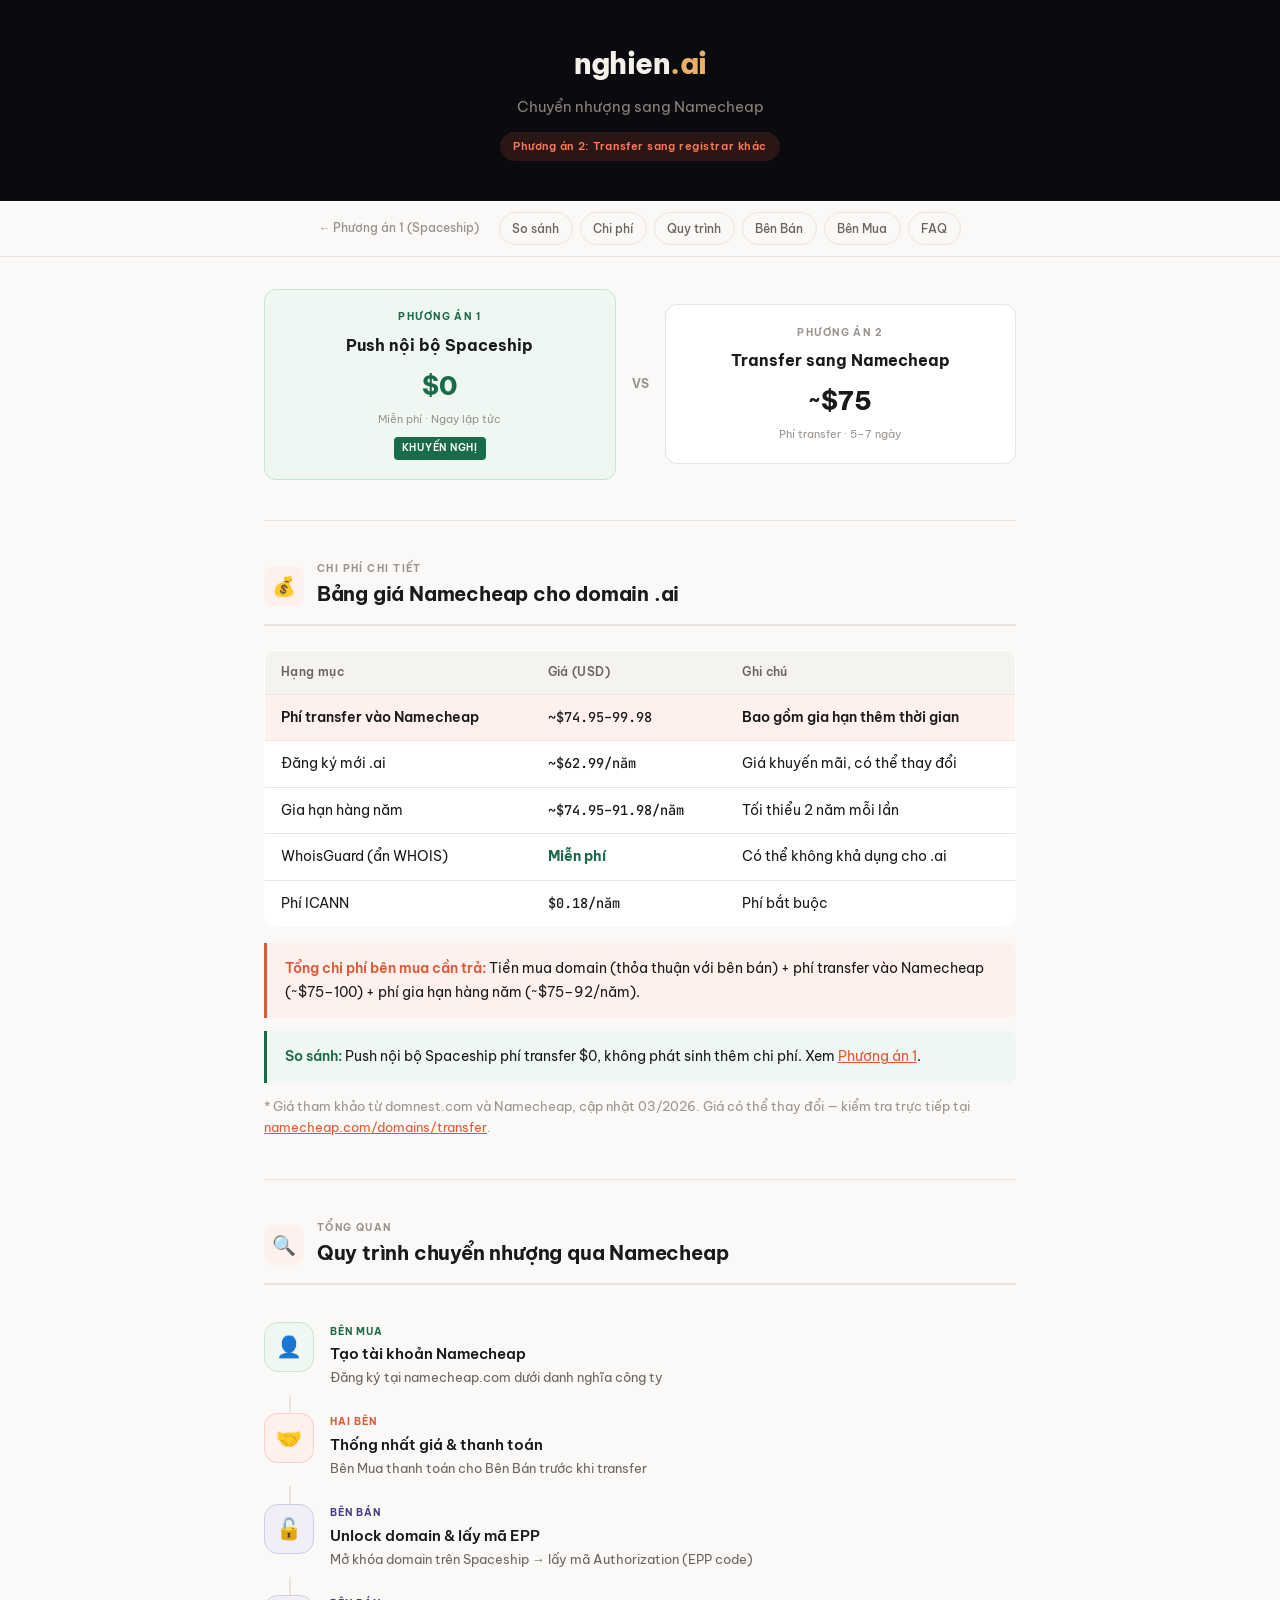
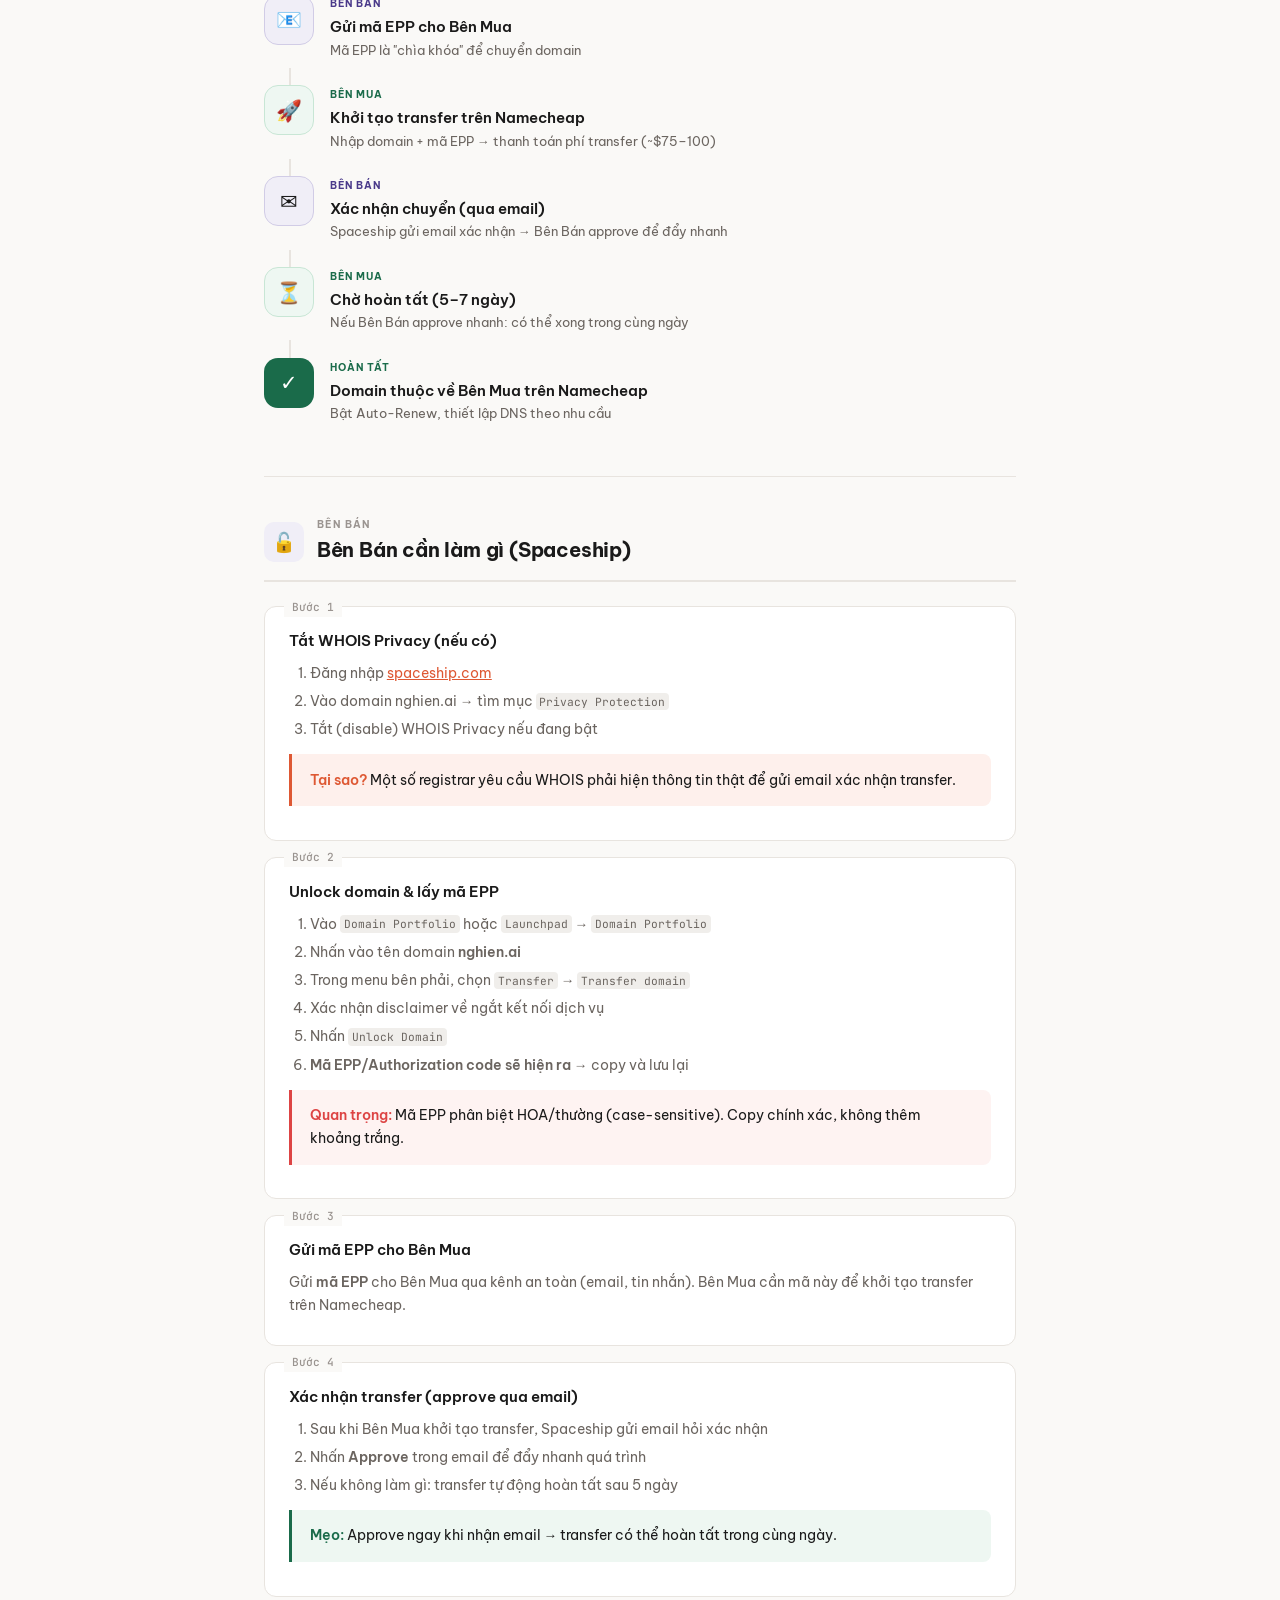
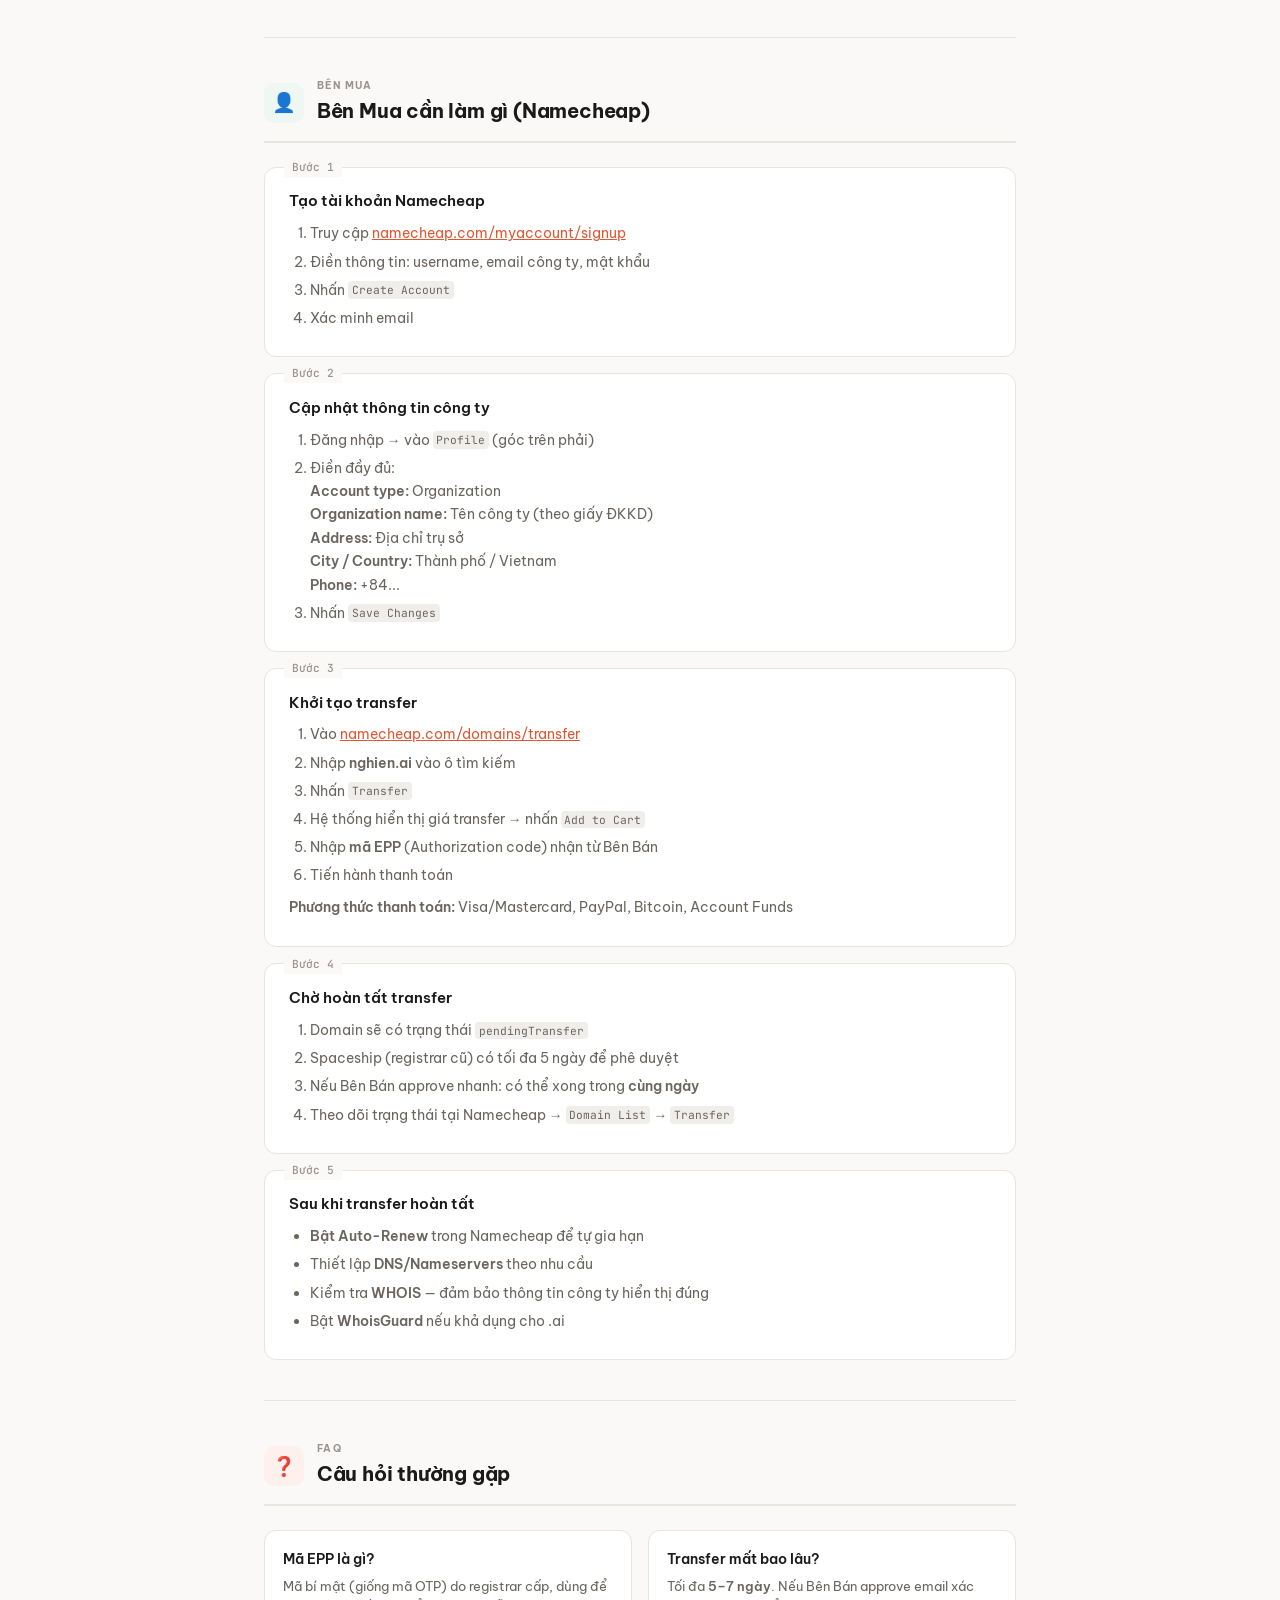
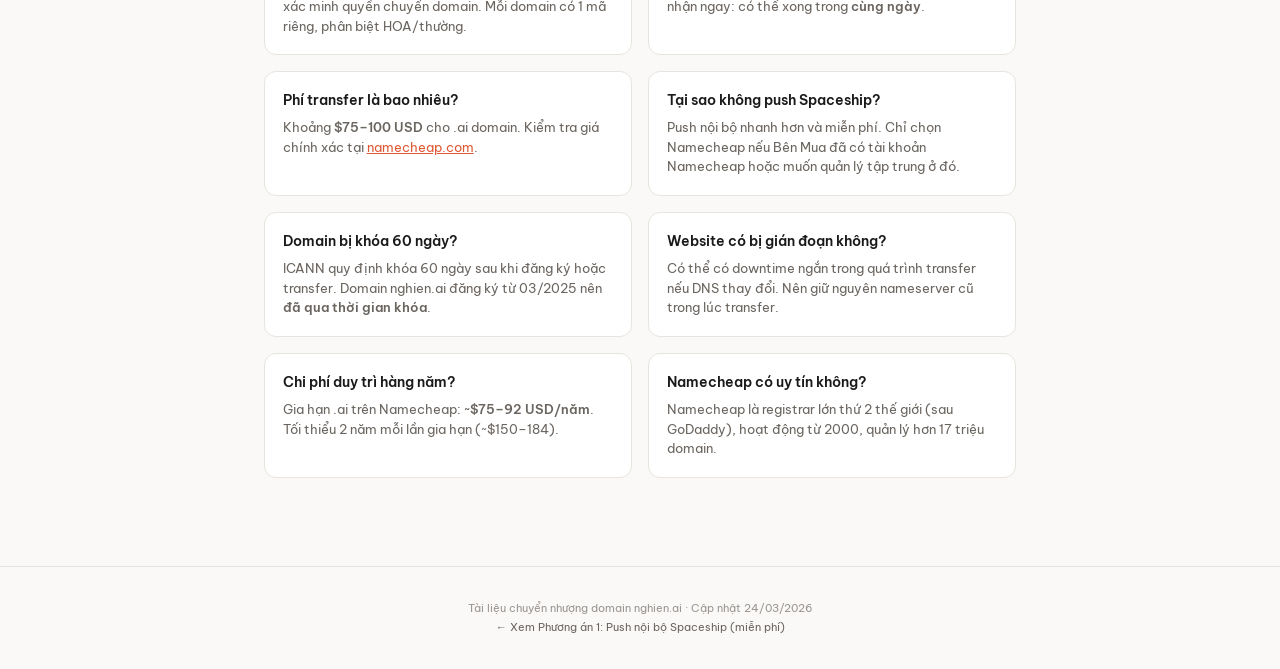
<file: transfer/namecheap.html>
<!DOCTYPE html>
<html lang="vi">
<head>
  <meta charset="UTF-8">
  <meta name="viewport" content="width=device-width, initial-scale=1.0">
  <title>Chuyển nghien.ai sang Namecheap</title>
  <link rel="icon" href="../favicon.svg" type="image/svg+xml">
  <link href="https://fonts.googleapis.com/css2?family=Be+Vietnam+Pro:ital,wght@0,300;0,400;0,500;0,600;0,700;0,800;1,400&family=JetBrains+Mono:wght@400;500&display=swap" rel="stylesheet">
  <style>
    * { margin: 0; padding: 0; box-sizing: border-box; }

    :root {
      --bg: #faf9f7;
      --card: #ffffff;
      --text: #1a1a1a;
      --text-dim: #6b6560;
      --text-light: #9a9490;
      --accent: #de5833;
      --accent-bg: #fef0ec;
      --accent-border: rgba(222, 88, 51, 0.2);
      --buyer: #1a6b4a;
      --buyer-bg: #eef7f2;
      --buyer-border: #c8e6d5;
      --seller: #4a3a8a;
      --seller-bg: #f0eef7;
      --seller-border: #d1cce6;
      --border: #e8e4df;
      --warn-bg: #fef3f2;
      --warn-border: #d44;
      --font: 'Be Vietnam Pro', -apple-system, sans-serif;
      --mono: 'JetBrains Mono', monospace;
    }

    html { font-size: 16px; scroll-behavior: smooth; }

    body {
      font-family: var(--font);
      background: var(--bg);
      color: var(--text);
      line-height: 1.7;
      -webkit-font-smoothing: antialiased;
    }

    .header {
      background: #0a0a0f;
      color: #f5f0ea;
      padding: 2.5rem 2rem;
      text-align: center;
    }

    .header-domain {
      font-size: 1.8rem;
      font-weight: 800;
      letter-spacing: -0.02em;
      margin-bottom: 0.3rem;
    }

    .header-domain .tld { color: #e8b06a; }

    .header-title {
      font-size: 0.95rem;
      font-weight: 400;
      color: #8a8279;
    }

    .header-badge {
      display: inline-block;
      margin-top: 0.8rem;
      background: rgba(222, 88, 51, 0.15);
      color: #ff7a55;
      font-size: 0.7rem;
      font-weight: 600;
      padding: 0.3rem 0.8rem;
      border-radius: 100px;
      letter-spacing: 0.05em;
    }

    .nav {
      position: sticky;
      top: 0;
      background: rgba(250, 249, 247, 0.92);
      backdrop-filter: blur(12px);
      border-bottom: 1px solid var(--border);
      padding: 0.7rem 1.5rem;
      z-index: 50;
      display: flex;
      gap: 0.4rem;
      overflow-x: auto;
      justify-content: center;
    }

    .nav a {
      font-size: 0.72rem;
      font-weight: 500;
      text-decoration: none;
      color: var(--text-dim);
      padding: 0.35rem 0.8rem;
      border-radius: 100px;
      border: 1px solid var(--border);
      white-space: nowrap;
      transition: all 0.2s;
    }

    .nav a:hover { color: var(--accent); border-color: var(--accent); background: var(--accent-bg); }

    .nav a.back {
      color: var(--text-light);
      border: none;
      padding-left: 0;
    }

    .nav a.back:hover { color: var(--accent); background: none; }

    .wrap {
      max-width: 800px;
      margin: 0 auto;
      padding: 2rem 1.5rem 4rem;
    }

    /* Compare banner */
    .compare-banner {
      display: grid;
      grid-template-columns: 1fr auto 1fr;
      gap: 1rem;
      align-items: center;
      margin-bottom: 2.5rem;
    }

    .compare-card {
      background: var(--card);
      border: 1px solid var(--border);
      border-radius: 12px;
      padding: 1.2rem;
      text-align: center;
    }

    .compare-card.recommended {
      border-color: var(--buyer-border);
      background: var(--buyer-bg);
    }

    .compare-card-label {
      font-size: 0.6rem;
      font-weight: 700;
      letter-spacing: 0.15em;
      text-transform: uppercase;
      color: var(--text-light);
      margin-bottom: 0.4rem;
    }

    .compare-card.recommended .compare-card-label { color: var(--buyer); }

    .compare-card-name {
      font-size: 1rem;
      font-weight: 700;
      margin-bottom: 0.3rem;
    }

    .compare-card-price {
      font-size: 1.6rem;
      font-weight: 800;
    }

    .compare-card-price.free { color: var(--buyer); }
    .compare-card-price.paid { color: var(--text); }

    .compare-card-note {
      font-size: 0.7rem;
      color: var(--text-light);
      margin-top: 0.15rem;
    }

    .compare-card-tag {
      display: inline-block;
      margin-top: 0.5rem;
      font-size: 0.6rem;
      font-weight: 600;
      text-transform: uppercase;
      letter-spacing: 0.08em;
      padding: 0.2rem 0.5rem;
      border-radius: 4px;
      background: var(--buyer);
      color: #fff;
    }

    .compare-vs {
      font-size: 0.75rem;
      font-weight: 700;
      color: var(--text-light);
    }

    /* Cost table */
    .cost-table {
      width: 100%;
      border-collapse: collapse;
      font-size: 0.85rem;
      margin: 1rem 0;
      background: var(--card);
      border-radius: 12px;
      overflow: hidden;
      border: 1px solid var(--border);
    }

    .cost-table th {
      text-align: left;
      font-weight: 600;
      padding: 0.7rem 1rem;
      background: #f5f3f0;
      font-size: 0.75rem;
      color: var(--text-dim);
      letter-spacing: 0.03em;
    }

    .cost-table td {
      padding: 0.7rem 1rem;
      border-top: 1px solid var(--border);
    }

    .cost-table .highlight { background: var(--accent-bg); font-weight: 600; }

    .price { font-family: var(--mono); font-weight: 500; }
    .price-free { color: var(--buyer); font-weight: 700; }

    /* Sections */
    .section { margin-top: 2.5rem; }

    .section-head {
      display: flex;
      align-items: center;
      gap: 0.8rem;
      margin-bottom: 1.5rem;
      padding-bottom: 0.8rem;
      border-bottom: 2px solid var(--border);
    }

    .section-icon {
      width: 40px;
      height: 40px;
      border-radius: 10px;
      display: flex;
      align-items: center;
      justify-content: center;
      font-size: 1.2rem;
      flex-shrink: 0;
    }

    .section-icon.buyer { background: var(--buyer-bg); }
    .section-icon.seller { background: var(--seller-bg); }
    .section-icon.info { background: var(--accent-bg); }

    .section-label {
      font-size: 0.6rem;
      font-weight: 700;
      letter-spacing: 0.15em;
      text-transform: uppercase;
      color: var(--text-light);
    }

    .section-title {
      font-size: 1.25rem;
      font-weight: 700;
      letter-spacing: -0.01em;
    }

    /* Infographic flow */
    .flow-grid { display: flex; flex-direction: column; gap: 0; }

    .flow-card {
      display: grid;
      grid-template-columns: 50px 1fr;
      gap: 1rem;
      padding: 0.8rem 0;
      position: relative;
    }

    .flow-card:not(:last-child)::after {
      content: "";
      position: absolute;
      left: 25px;
      top: calc(100% - 0.3rem);
      width: 2px;
      height: calc(0.3rem + 0.8rem);
      background: var(--border);
    }

    .flow-badge {
      width: 50px;
      height: 50px;
      border-radius: 14px;
      display: flex;
      align-items: center;
      justify-content: center;
      font-size: 1.3rem;
      flex-shrink: 0;
      position: relative;
      z-index: 1;
    }

    .flow-badge.seller { background: var(--seller-bg); border: 1.5px solid var(--seller-border); }
    .flow-badge.buyer { background: var(--buyer-bg); border: 1.5px solid var(--buyer-border); }
    .flow-badge.both { background: var(--accent-bg); border: 1.5px solid var(--accent-border); }
    .flow-badge.done { background: var(--buyer); border-color: var(--buyer); color: #fff; }

    .flow-body { padding-top: 0.1rem; }

    .flow-who {
      font-size: 0.6rem;
      font-weight: 700;
      letter-spacing: 0.1em;
      text-transform: uppercase;
      margin-bottom: 0.1rem;
    }

    .flow-who.buyer { color: var(--buyer); }
    .flow-who.seller { color: var(--seller); }
    .flow-who.both { color: var(--accent); }

    .flow-label { font-size: 0.92rem; font-weight: 600; margin-bottom: 0.1rem; }
    .flow-desc { font-size: 0.8rem; color: var(--text-dim); line-height: 1.5; }

    /* Step cards */
    .step {
      background: var(--card);
      border: 1px solid var(--border);
      border-radius: 12px;
      padding: 1.3rem 1.5rem;
      margin-bottom: 1rem;
      position: relative;
    }

    .step-num {
      position: absolute;
      top: -0.6rem;
      left: 1.2rem;
      background: var(--bg);
      padding: 0 0.5rem;
      font-family: var(--mono);
      font-size: 0.7rem;
      font-weight: 500;
      color: var(--text-light);
    }

    .step-title { font-weight: 600; font-size: 0.95rem; margin-bottom: 0.5rem; }

    .step ol, .step ul { padding-left: 1.3rem; font-size: 0.86rem; color: var(--text-dim); }
    .step li { margin-bottom: 0.3rem; }
    .step p { font-size: 0.86rem; color: var(--text-dim); margin-bottom: 0.4rem; }

    code {
      font-family: var(--mono);
      background: #f0eeeb;
      padding: 0.12em 0.35em;
      border-radius: 4px;
      font-size: 0.82em;
    }

    .callout {
      background: var(--accent-bg);
      border-left: 3px solid var(--accent);
      border-radius: 0 8px 8px 0;
      padding: 0.9rem 1.1rem;
      margin: 0.8rem 0;
      font-size: 0.85rem;
    }

    .callout strong { color: var(--accent); }

    .callout.warn { background: var(--warn-bg); border-left-color: var(--warn-border); }
    .callout.warn strong { color: var(--warn-border); }

    .callout.tip { background: var(--buyer-bg); border-left-color: var(--buyer); }
    .callout.tip strong { color: var(--buyer); }

    /* FAQ */
    .faq-grid {
      display: grid;
      grid-template-columns: 1fr 1fr;
      gap: 1rem;
      margin: 1.5rem 0;
    }

    .faq-card {
      background: var(--card);
      border: 1px solid var(--border);
      border-radius: 12px;
      padding: 1.1rem;
    }

    .faq-q { font-weight: 600; font-size: 0.88rem; margin-bottom: 0.3rem; }
    .faq-a { font-size: 0.82rem; color: var(--text-dim); line-height: 1.5; }

    .doc-footer {
      text-align: center;
      padding: 2rem;
      font-size: 0.7rem;
      color: var(--text-light);
      border-top: 1px solid var(--border);
    }

    .doc-footer a { color: var(--text-dim); text-decoration: none; }
    .doc-footer a:hover { color: var(--accent); }

    a { color: var(--accent); }
    hr { border: none; height: 1px; background: var(--border); margin: 2.5rem 0; }
    strong { font-weight: 600; }

    @media (max-width: 640px) {
      .wrap { padding: 1.5rem 1rem 3rem; }
      .compare-banner { grid-template-columns: 1fr; gap: 0.5rem; }
      .compare-vs { text-align: center; }
      .faq-grid { grid-template-columns: 1fr; }
      .flow-card { grid-template-columns: 42px 1fr; }
      .flow-badge { width: 42px; height: 42px; font-size: 1.1rem; border-radius: 10px; }
      .flow-card:not(:last-child)::after { left: 21px; }
      .header { padding: 2rem 1rem; }
      .header-domain { font-size: 1.5rem; }
    }
  </style>
</head>
<body>

  <div class="header">
    <div class="header-domain">nghien<span class="tld">.ai</span></div>
    <div class="header-title">Chuyển nhượng sang Namecheap</div>
    <div class="header-badge">Phương án 2: Transfer sang registrar khác</div>
  </div>

  <nav class="nav">
    <a href="/transfer/" class="back">&larr; Phương án 1 (Spaceship)</a>
    <a href="#compare">So sánh</a>
    <a href="#cost">Chi phí</a>
    <a href="#flow">Quy trình</a>
    <a href="#seller">Bên Bán</a>
    <a href="#buyer">Bên Mua</a>
    <a href="#faq">FAQ</a>
  </nav>

  <main class="wrap">

    <!-- COMPARE -->
    <section id="compare">
      <div class="compare-banner">
        <div class="compare-card recommended">
          <div class="compare-card-label">Phương án 1</div>
          <div class="compare-card-name">Push nội bộ Spaceship</div>
          <div class="compare-card-price free">$0</div>
          <div class="compare-card-note">Miễn phí &middot; Ngay lập tức</div>
          <div class="compare-card-tag">Khuyến nghị</div>
        </div>
        <div class="compare-vs">VS</div>
        <div class="compare-card">
          <div class="compare-card-label">Phương án 2</div>
          <div class="compare-card-name">Transfer sang Namecheap</div>
          <div class="compare-card-price paid">~$75</div>
          <div class="compare-card-note">Phí transfer &middot; 5–7 ngày</div>
        </div>
      </div>
    </section>

    <hr>

    <!-- COST -->
    <section class="section" id="cost">
      <div class="section-head">
        <div class="section-icon info">&#128176;</div>
        <div>
          <div class="section-label">Chi phí chi tiết</div>
          <div class="section-title">Bảng giá Namecheap cho domain .ai</div>
        </div>
      </div>

      <table class="cost-table">
        <thead>
          <tr><th>Hạng mục</th><th>Giá (USD)</th><th>Ghi chú</th></tr>
        </thead>
        <tbody>
          <tr class="highlight">
            <td><strong>Phí transfer vào Namecheap</strong></td>
            <td><span class="price">~$74.95–99.98</span></td>
            <td>Bao gồm gia hạn thêm thời gian</td>
          </tr>
          <tr>
            <td>Đăng ký mới .ai</td>
            <td><span class="price">~$62.99/năm</span></td>
            <td>Giá khuyến mãi, có thể thay đổi</td>
          </tr>
          <tr>
            <td>Gia hạn hàng năm</td>
            <td><span class="price">~$74.95–91.98/năm</span></td>
            <td>Tối thiểu 2 năm mỗi lần</td>
          </tr>
          <tr>
            <td>WhoisGuard (ẩn WHOIS)</td>
            <td><span class="price-free">Miễn phí</span></td>
            <td>Có thể không khả dụng cho .ai</td>
          </tr>
          <tr>
            <td>Phí ICANN</td>
            <td><span class="price">$0.18/năm</span></td>
            <td>Phí bắt buộc</td>
          </tr>
        </tbody>
      </table>

      <div class="callout">
        <strong>Tổng chi phí bên mua cần trả:</strong> Tiền mua domain (thỏa thuận với bên bán) + phí transfer vào Namecheap (~$75–100) + phí gia hạn hàng năm (~$75–92/năm).
      </div>

      <div class="callout tip">
        <strong>So sánh:</strong> Push nội bộ Spaceship phí transfer $0, không phát sinh thêm chi phí. Xem <a href="/transfer/">Phương án 1</a>.
      </div>

      <p style="font-size: 0.8rem; color: var(--text-light); margin-top: 0.8rem;">
        * Giá tham khảo từ domnest.com và Namecheap, cập nhật 03/2026. Giá có thể thay đổi — kiểm tra trực tiếp tại
        <a href="https://www.namecheap.com/domains/transfer/" target="_blank" rel="noopener">namecheap.com/domains/transfer</a>.
      </p>
    </section>

    <hr>

    <!-- FLOW -->
    <section class="section" id="flow">
      <div class="section-head">
        <div class="section-icon info">&#128269;</div>
        <div>
          <div class="section-label">Tổng quan</div>
          <div class="section-title">Quy trình chuyển nhượng qua Namecheap</div>
        </div>
      </div>

      <div class="flow-grid">
        <div class="flow-card">
          <div class="flow-badge buyer">&#128100;</div>
          <div class="flow-body">
            <div class="flow-who buyer">Bên Mua</div>
            <div class="flow-label">Tạo tài khoản Namecheap</div>
            <div class="flow-desc">Đăng ký tại namecheap.com dưới danh nghĩa công ty</div>
          </div>
        </div>
        <div class="flow-card">
          <div class="flow-badge both">&#129309;</div>
          <div class="flow-body">
            <div class="flow-who both">Hai bên</div>
            <div class="flow-label">Thống nhất giá &amp; thanh toán</div>
            <div class="flow-desc">Bên Mua thanh toán cho Bên Bán trước khi transfer</div>
          </div>
        </div>
        <div class="flow-card">
          <div class="flow-badge seller">&#128275;</div>
          <div class="flow-body">
            <div class="flow-who seller">Bên Bán</div>
            <div class="flow-label">Unlock domain &amp; lấy mã EPP</div>
            <div class="flow-desc">Mở khóa domain trên Spaceship &rarr; lấy mã Authorization (EPP code)</div>
          </div>
        </div>
        <div class="flow-card">
          <div class="flow-badge seller">&#128231;</div>
          <div class="flow-body">
            <div class="flow-who seller">Bên Bán</div>
            <div class="flow-label">Gửi mã EPP cho Bên Mua</div>
            <div class="flow-desc">Mã EPP là "chìa khóa" để chuyển domain</div>
          </div>
        </div>
        <div class="flow-card">
          <div class="flow-badge buyer">&#128640;</div>
          <div class="flow-body">
            <div class="flow-who buyer">Bên Mua</div>
            <div class="flow-label">Khởi tạo transfer trên Namecheap</div>
            <div class="flow-desc">Nhập domain + mã EPP &rarr; thanh toán phí transfer (~$75–100)</div>
          </div>
        </div>
        <div class="flow-card">
          <div class="flow-badge seller">&#9993;</div>
          <div class="flow-body">
            <div class="flow-who seller">Bên Bán</div>
            <div class="flow-label">Xác nhận chuyển (qua email)</div>
            <div class="flow-desc">Spaceship gửi email xác nhận &rarr; Bên Bán approve để đẩy nhanh</div>
          </div>
        </div>
        <div class="flow-card">
          <div class="flow-badge buyer">&#9203;</div>
          <div class="flow-body">
            <div class="flow-who buyer">Bên Mua</div>
            <div class="flow-label">Chờ hoàn tất (5–7 ngày)</div>
            <div class="flow-desc">Nếu Bên Bán approve nhanh: có thể xong trong cùng ngày</div>
          </div>
        </div>
        <div class="flow-card">
          <div class="flow-badge done">&#10003;</div>
          <div class="flow-body">
            <div class="flow-who" style="color: var(--buyer)">Hoàn tất</div>
            <div class="flow-label">Domain thuộc về Bên Mua trên Namecheap</div>
            <div class="flow-desc">Bật Auto-Renew, thiết lập DNS theo nhu cầu</div>
          </div>
        </div>
      </div>
    </section>

    <hr>

    <!-- SELLER -->
    <section class="section" id="seller">
      <div class="section-head">
        <div class="section-icon seller">&#128275;</div>
        <div>
          <div class="section-label">Bên Bán</div>
          <div class="section-title">Bên Bán cần làm gì (Spaceship)</div>
        </div>
      </div>

      <div class="step">
        <div class="step-num">Bước 1</div>
        <div class="step-title">Tắt WHOIS Privacy (nếu có)</div>
        <ol>
          <li>Đăng nhập <a href="https://www.spaceship.com" target="_blank" rel="noopener">spaceship.com</a></li>
          <li>Vào domain nghien.ai &rarr; tìm mục <code>Privacy Protection</code></li>
          <li>Tắt (disable) WHOIS Privacy nếu đang bật</li>
        </ol>
        <div class="callout">
          <strong>Tại sao?</strong> Một số registrar yêu cầu WHOIS phải hiện thông tin thật để gửi email xác nhận transfer.
        </div>
      </div>

      <div class="step">
        <div class="step-num">Bước 2</div>
        <div class="step-title">Unlock domain &amp; lấy mã EPP</div>
        <ol>
          <li>Vào <code>Domain Portfolio</code> hoặc <code>Launchpad</code> &rarr; <code>Domain Portfolio</code></li>
          <li>Nhấn vào tên domain <strong>nghien.ai</strong></li>
          <li>Trong menu bên phải, chọn <code>Transfer</code> &rarr; <code>Transfer domain</code></li>
          <li>Xác nhận disclaimer về ngắt kết nối dịch vụ</li>
          <li>Nhấn <code>Unlock Domain</code></li>
          <li><strong>Mã EPP/Authorization code sẽ hiện ra</strong> &rarr; copy và lưu lại</li>
        </ol>
        <div class="callout warn">
          <strong>Quan trọng:</strong> Mã EPP phân biệt HOA/thường (case-sensitive). Copy chính xác, không thêm khoảng trắng.
        </div>
      </div>

      <div class="step">
        <div class="step-num">Bước 3</div>
        <div class="step-title">Gửi mã EPP cho Bên Mua</div>
        <p>Gửi <strong>mã EPP</strong> cho Bên Mua qua kênh an toàn (email, tin nhắn). Bên Mua cần mã này để khởi tạo transfer trên Namecheap.</p>
      </div>

      <div class="step">
        <div class="step-num">Bước 4</div>
        <div class="step-title">Xác nhận transfer (approve qua email)</div>
        <ol>
          <li>Sau khi Bên Mua khởi tạo transfer, Spaceship gửi email hỏi xác nhận</li>
          <li>Nhấn <strong>Approve</strong> trong email để đẩy nhanh quá trình</li>
          <li>Nếu không làm gì: transfer tự động hoàn tất sau 5 ngày</li>
        </ol>
        <div class="callout tip">
          <strong>Mẹo:</strong> Approve ngay khi nhận email &rarr; transfer có thể hoàn tất trong cùng ngày.
        </div>
      </div>
    </section>

    <hr>

    <!-- BUYER -->
    <section class="section" id="buyer">
      <div class="section-head">
        <div class="section-icon buyer">&#128100;</div>
        <div>
          <div class="section-label">Bên Mua</div>
          <div class="section-title">Bên Mua cần làm gì (Namecheap)</div>
        </div>
      </div>

      <div class="step">
        <div class="step-num">Bước 1</div>
        <div class="step-title">Tạo tài khoản Namecheap</div>
        <ol>
          <li>Truy cập <a href="https://www.namecheap.com/myaccount/signup/" target="_blank" rel="noopener">namecheap.com/myaccount/signup</a></li>
          <li>Điền thông tin: username, email công ty, mật khẩu</li>
          <li>Nhấn <code>Create Account</code></li>
          <li>Xác minh email</li>
        </ol>
      </div>

      <div class="step">
        <div class="step-num">Bước 2</div>
        <div class="step-title">Cập nhật thông tin công ty</div>
        <ol>
          <li>Đăng nhập &rarr; vào <code>Profile</code> (góc trên phải)</li>
          <li>Điền đầy đủ:
            <br><strong>Account type:</strong> Organization
            <br><strong>Organization name:</strong> Tên công ty (theo giấy ĐKKD)
            <br><strong>Address:</strong> Địa chỉ trụ sở
            <br><strong>City / Country:</strong> Thành phố / Vietnam
            <br><strong>Phone:</strong> +84...
          </li>
          <li>Nhấn <code>Save Changes</code></li>
        </ol>
      </div>

      <div class="step">
        <div class="step-num">Bước 3</div>
        <div class="step-title">Khởi tạo transfer</div>
        <ol>
          <li>Vào <a href="https://www.namecheap.com/domains/transfer/" target="_blank" rel="noopener">namecheap.com/domains/transfer</a></li>
          <li>Nhập <strong>nghien.ai</strong> vào ô tìm kiếm</li>
          <li>Nhấn <code>Transfer</code></li>
          <li>Hệ thống hiển thị giá transfer &rarr; nhấn <code>Add to Cart</code></li>
          <li>Nhập <strong>mã EPP</strong> (Authorization code) nhận từ Bên Bán</li>
          <li>Tiến hành thanh toán</li>
        </ol>
        <p style="margin-top: 0.5rem;"><strong>Phương thức thanh toán:</strong> Visa/Mastercard, PayPal, Bitcoin, Account Funds</p>
      </div>

      <div class="step">
        <div class="step-num">Bước 4</div>
        <div class="step-title">Chờ hoàn tất transfer</div>
        <ol>
          <li>Domain sẽ có trạng thái <code>pendingTransfer</code></li>
          <li>Spaceship (registrar cũ) có tối đa 5 ngày để phê duyệt</li>
          <li>Nếu Bên Bán approve nhanh: có thể xong trong <strong>cùng ngày</strong></li>
          <li>Theo dõi trạng thái tại Namecheap &rarr; <code>Domain List</code> &rarr; <code>Transfer</code></li>
        </ol>
      </div>

      <div class="step">
        <div class="step-num">Bước 5</div>
        <div class="step-title">Sau khi transfer hoàn tất</div>
        <ul>
          <li><strong>Bật Auto-Renew</strong> trong Namecheap để tự gia hạn</li>
          <li>Thiết lập <strong>DNS/Nameservers</strong> theo nhu cầu</li>
          <li>Kiểm tra <strong>WHOIS</strong> — đảm bảo thông tin công ty hiển thị đúng</li>
          <li>Bật <strong>WhoisGuard</strong> nếu khả dụng cho .ai</li>
        </ul>
      </div>
    </section>

    <hr>

    <!-- FAQ -->
    <section class="section" id="faq">
      <div class="section-head">
        <div class="section-icon info">&#10067;</div>
        <div>
          <div class="section-label">FAQ</div>
          <div class="section-title">Câu hỏi thường gặp</div>
        </div>
      </div>

      <div class="faq-grid">
        <div class="faq-card">
          <div class="faq-q">Mã EPP là gì?</div>
          <div class="faq-a">Mã bí mật (giống mã OTP) do registrar cấp, dùng để xác minh quyền chuyển domain. Mỗi domain có 1 mã riêng, phân biệt HOA/thường.</div>
        </div>
        <div class="faq-card">
          <div class="faq-q">Transfer mất bao lâu?</div>
          <div class="faq-a">Tối đa <strong>5–7 ngày</strong>. Nếu Bên Bán approve email xác nhận ngay: có thể xong trong <strong>cùng ngày</strong>.</div>
        </div>
        <div class="faq-card">
          <div class="faq-q">Phí transfer là bao nhiêu?</div>
          <div class="faq-a">Khoảng <strong>$75–100 USD</strong> cho .ai domain. Kiểm tra giá chính xác tại <a href="https://www.namecheap.com/domains/transfer/" target="_blank">namecheap.com</a>.</div>
        </div>
        <div class="faq-card">
          <div class="faq-q">Tại sao không push Spaceship?</div>
          <div class="faq-a">Push nội bộ nhanh hơn và miễn phí. Chỉ chọn Namecheap nếu Bên Mua đã có tài khoản Namecheap hoặc muốn quản lý tập trung ở đó.</div>
        </div>
        <div class="faq-card">
          <div class="faq-q">Domain bị khóa 60 ngày?</div>
          <div class="faq-a">ICANN quy định khóa 60 ngày sau khi đăng ký hoặc transfer. Domain nghien.ai đăng ký từ 03/2025 nên <strong>đã qua thời gian khóa</strong>.</div>
        </div>
        <div class="faq-card">
          <div class="faq-q">Website có bị gián đoạn không?</div>
          <div class="faq-a">Có thể có downtime ngắn trong quá trình transfer nếu DNS thay đổi. Nên giữ nguyên nameserver cũ trong lúc transfer.</div>
        </div>
        <div class="faq-card">
          <div class="faq-q">Chi phí duy trì hàng năm?</div>
          <div class="faq-a">Gia hạn .ai trên Namecheap: <strong>~$75–92 USD/năm</strong>. Tối thiểu 2 năm mỗi lần gia hạn (~$150–184).</div>
        </div>
        <div class="faq-card">
          <div class="faq-q">Namecheap có uy tín không?</div>
          <div class="faq-a">Namecheap là registrar lớn thứ 2 thế giới (sau GoDaddy), hoạt động từ 2000, quản lý hơn 17 triệu domain.</div>
        </div>
      </div>
    </section>

  </main>

  <footer class="doc-footer">
    Tài liệu chuyển nhượng domain nghien.ai &middot; Cập nhật 24/03/2026
    <br><a href="/transfer/">&#8592; Xem Phương án 1: Push nội bộ Spaceship (miễn phí)</a>
  </footer>

</body>
</html>
</file>
